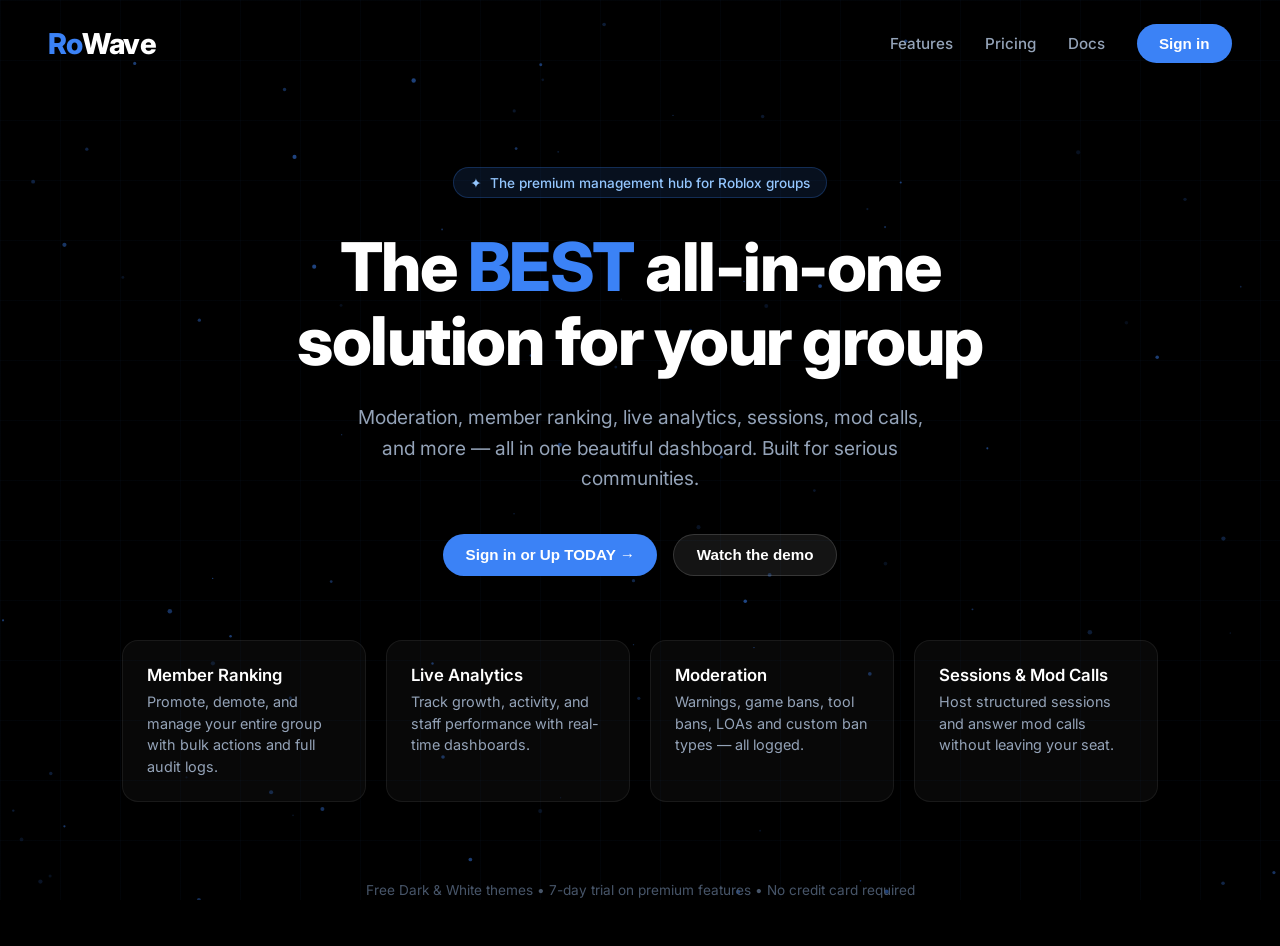
<file: index.html>
<!DOCTYPE html>
<html lang="en">
<head>
  <meta charset="UTF-8" />
  <meta name="viewport" content="width=device-width, initial-scale=1.0" />
  <title>RoWave — Premium Roblox Group Management</title>
  <style>
    @import url('https://fonts.googleapis.com/css2?family=Inter:wght@400;500;600;700;800&display=swap');

    * { margin: 0; padding: 0; box-sizing: border-box; }

    body {
      font-family: 'Inter', system-ui, sans-serif;
      background: #000;
      color: #fff;
      min-height: 100vh;
      overflow-x: hidden;
      position: relative;
    }

    #canvas {
      position: fixed;
      top: 0; left: 0;
      width: 100%; height: 100%;
      z-index: 0;
      pointer-events: none;
    }

    .grid-bg {
      position: fixed;
      inset: 0;
      background-image: 
        linear-gradient(rgba(59, 130, 246, 0.03) 1px, transparent 1px),
        linear-gradient(90deg, rgba(59, 130, 246, 0.03) 1px, transparent 1px);
      background-size: 60px 60px;
      z-index: 0;
      pointer-events: none;
    }

    nav {
      position: relative;
      z-index: 10;
      display: flex;
      justify-content: space-between;
      align-items: center;
      padding: 1.5rem 3rem;
      max-width: 1400px;
      margin: 0 auto;
    }

    .logo {
      font-size: 1.8rem;
      font-weight: 800;
      letter-spacing: -0.5px;
      display: flex;
      align-items: center;
      text-decoration: none;
      color: inherit;
    }
    .logo .ro { color: #3B82F6; }
    .logo .wave { color: #fff; }

    .nav-links {
      display: flex;
      gap: 2rem;
      align-items: center;
    }
    .nav-links a {
      color: #94a3b8;
      text-decoration: none;
      font-weight: 500;
      font-size: 0.95rem;
      transition: color 0.2s;
    }
    .nav-links a:hover { color: #fff; }

    .btn {
      display: inline-flex;
      align-items: center;
      gap: 0.5rem;
      padding: 0.7rem 1.4rem;
      border-radius: 9999px;
      font-weight: 600;
      font-size: 0.95rem;
      cursor: pointer;
      border: none;
      transition: all 0.2s;
      text-decoration: none;
    }
    .btn-primary {
      background: #3B82F6;
      color: white;
    }
    .btn-primary:hover {
      background: #2563EB;
      transform: translateY(-1px);
    }
    .btn-secondary {
      background: rgba(255,255,255,0.08);
      color: white;
      border: 1px solid rgba(255,255,255,0.15);
    }
    .btn-secondary:hover {
      background: rgba(255,255,255,0.12);
    }
    .btn-ghost {
      background: rgba(255,255,255,0.06);
      color: white;
      border: 1px solid rgba(255,255,255,0.1);
    }

    .hero {
      position: relative;
      z-index: 5;
      max-width: 1100px;
      margin: 0 auto;
      padding: 5rem 2rem 3rem;
      text-align: center;
    }

    .hero-badge {
      display: inline-flex;
      align-items: center;
      gap: 0.5rem;
      background: rgba(59, 130, 246, 0.12);
      border: 1px solid rgba(59, 130, 246, 0.25);
      color: #93c5fd;
      padding: 0.4rem 1rem;
      border-radius: 9999px;
      font-size: 0.85rem;
      font-weight: 500;
      margin-bottom: 2rem;
    }

    .hero h1 {
      font-size: clamp(2.8rem, 7vw, 4.2rem);
      font-weight: 800;
      line-height: 1.1;
      margin-bottom: 1.5rem;
      letter-spacing: -1.5px;
    }
    .hero h1 .blue { color: #3B82F6; }

    .hero p {
      font-size: 1.2rem;
      color: #94a3b8;
      max-width: 580px;
      margin: 0 auto 2.5rem;
      line-height: 1.6;
    }

    .hero-buttons {
      display: flex;
      gap: 1rem;
      justify-content: center;
      flex-wrap: wrap;
    }

    .features {
      position: relative;
      z-index: 5;
      max-width: 1100px;
      margin: 0 auto;
      padding: 1rem 2rem 5rem;
      display: grid;
      grid-template-columns: repeat(auto-fit, minmax(240px, 1fr));
      gap: 1.25rem;
    }

    .feature-card {
      background: rgba(255,255,255,0.03);
      border: 1px solid rgba(255,255,255,0.07);
      border-radius: 1rem;
      padding: 1.5rem;
    }
    .feature-card h3 {
      font-size: 1.05rem;
      font-weight: 600;
      margin-bottom: 0.4rem;
    }
    .feature-card p {
      font-size: 0.9rem;
      color: #94a3b8;
      line-height: 1.5;
    }

    .footer-note {
      text-align: center;
      color: #475569;
      font-size: 0.85rem;
      padding: 0 1rem 3rem;
      position: relative;
      z-index: 5;
    }

    /* Login Modal */
    .modal-overlay {
      position: fixed;
      inset: 0;
      background: rgba(0,0,0,0.75);
      backdrop-filter: blur(8px);
      z-index: 100;
      display: none;
      align-items: center;
      justify-content: center;
      padding: 1rem;
    }
    .modal-overlay.active { display: flex; }

    .modal {
      background: #0a0a0a;
      border: 1px solid rgba(255,255,255,0.1);
      border-radius: 1.25rem;
      width: 100%;
      max-width: 440px;
      padding: 2.5rem;
      position: relative;
    }

    .modal h2 {
      font-size: 1.55rem;
      font-weight: 700;
      margin-bottom: 0.4rem;
    }
    .modal .subtitle {
      color: #94a3b8;
      margin-bottom: 1.75rem;
      font-size: 0.95rem;
    }

    .form-group { margin-bottom: 1.2rem; }
    .form-group label {
      display: block;
      font-size: 0.85rem;
      font-weight: 500;
      color: #cbd5e1;
      margin-bottom: 0.4rem;
    }
    .form-group input {
      width: 100%;
      padding: 0.85rem 1rem;
      background: #111;
      border: 1px solid rgba(255,255,255,0.12);
      border-radius: 0.75rem;
      color: white;
      font-size: 1rem;
      outline: none;
    }
    .form-group input:focus { border-color: #3B82F6; }

    .code-box {
      background: #111;
      border: 1px dashed rgba(59, 130, 246, 0.4);
      border-radius: 0.75rem;
      padding: 1rem;
      text-align: center;
      font-family: monospace;
      font-size: 1.05rem;
      color: #60a5fa;
      margin: 1rem 0;
      word-break: break-all;
    }

    .status {
      margin-top: 1rem;
      padding: 0.75rem;
      border-radius: 0.5rem;
      font-size: 0.9rem;
      text-align: center;
      display: none;
    }
    .status.success {
      background: rgba(34, 197, 94, 0.15);
      color: #4ade80;
      border: 1px solid rgba(34, 197, 94, 0.3);
      display: block;
    }
    .status.error {
      background: rgba(239, 68, 68, 0.15);
      color: #f87171;
      border: 1px solid rgba(239, 68, 68, 0.3);
      display: block;
    }

    .step { display: none; }
    .step.active { display: block; }

    .theme-grid {
      display: grid;
      grid-template-columns: 1fr 1fr;
      gap: 0.75rem;
      margin: 1.25rem 0;
    }
    .theme-card {
      background: #111;
      border: 1px solid rgba(255,255,255,0.1);
      border-radius: 0.85rem;
      padding: 1rem;
      cursor: pointer;
      text-align: center;
      transition: all 0.2s;
    }
    .theme-card:hover { border-color: #3B82F6; }
    .theme-card.selected {
      border-color: #3B82F6;
      background: rgba(59, 130, 246, 0.1);
    }
    .theme-card.locked { opacity: 0.55; }
    .theme-card .lock {
      font-size: 0.75rem;
      color: #f59e0b;
      margin-top: 0.3rem;
    }

    .close-btn {
      position: absolute;
      top: 1rem;
      right: 1rem;
      background: none;
      border: none;
      color: #64748b;
      font-size: 1.5rem;
      cursor: pointer;
      line-height: 1;
    }
    .close-btn:hover { color: white; }

    /* Custom Modal */
    .custom-modal-overlay {
      position: fixed;
      inset: 0;
      background: rgba(0,0,0,0.7);
      backdrop-filter: blur(6px);
      z-index: 9999;
      display: none;
      align-items: center;
      justify-content: center;
      padding: 1rem;
    }
    .custom-modal-overlay.show { display: flex; }

    .custom-modal {
      background: #0f0f0f;
      border: 1px solid rgba(255,255,255,0.1);
      border-radius: 1rem;
      padding: 1.75rem;
      max-width: 400px;
      width: 100%;
      text-align: center;
    }
    .custom-modal h3 {
      font-size: 1.2rem;
      margin-bottom: 0.5rem;
    }
    .custom-modal p {
      color: #94a3b8;
      font-size: 0.95rem;
      margin-bottom: 1.5rem;
      line-height: 1.5;
    }
    .custom-modal-buttons {
      display: flex;
      gap: 0.75rem;
      justify-content: center;
    }
  </style>
</head>
<body>
  <canvas id="canvas"></canvas>
  <div class="grid-bg"></div>

  <!-- Navbar -->
  <nav>
    <a href="index.html" class="logo">
      <span class="ro">Ro</span><span class="wave">Wave</span>
    </a>
    <div class="nav-links">
      <a href="#features">Features</a>
      <a href="#">Pricing</a>
      <a href="#">Docs</a>
      <button class="btn btn-primary" onclick="openModal()">Sign in</button>
    </div>
  </nav>

  <!-- Hero -->
  <section class="hero">
    <div class="hero-badge">
      <span>✦</span> The premium management hub for Roblox groups
    </div>

    <h1>
      The <span class="blue">BEST</span> all-in-one<br>
      solution for your group
    </h1>

    <p>
      Moderation, member ranking, live analytics, sessions, mod calls, and more — 
      all in one beautiful dashboard. Built for serious communities.
    </p>

    <div class="hero-buttons">
      <button class="btn btn-primary" onclick="openModal()">
        Sign in or Up TODAY →
      </button>
      <button class="btn btn-secondary">Watch the demo</button>
    </div>
  </section>

  <!-- Features -->
  <section class="features" id="features">
    <div class="feature-card">
      <h3>Member Ranking</h3>
      <p>Promote, demote, and manage your entire group with bulk actions and full audit logs.</p>
    </div>
    <div class="feature-card">
      <h3>Live Analytics</h3>
      <p>Track growth, activity, and staff performance with real-time dashboards.</p>
    </div>
    <div class="feature-card">
      <h3>Moderation</h3>
      <p>Warnings, game bans, tool bans, LOAs and custom ban types — all logged.</p>
    </div>
    <div class="feature-card">
      <h3>Sessions & Mod Calls</h3>
      <p>Host structured sessions and answer mod calls without leaving your seat.</p>
    </div>
  </section>

  <div class="footer-note">
    Free Dark & White themes • 7-day trial on premium features • No credit card required
  </div>

  <!-- Login Modal -->
  <div class="modal-overlay" id="modal">
    <div class="modal">
      <button class="close-btn" onclick="closeModal()">×</button>

      <!-- Step 1 -->
      <div class="step active" id="step1">
        <h2>Welcome to RoWave</h2>
        <p class="subtitle">Sign in with Discord to get started</p>
        <button class="btn btn-primary" style="width:100%; justify-content:center; padding:1rem;" onclick="goToStep(2)">
          Continue with Discord
        </button>
      </div>

      <!-- Step 2 -->
      <div class="step" id="step2">
        <h2>Verify your Roblox</h2>
        <p class="subtitle">We use the description method to securely link your account</p>

        <div class="form-group">
          <label>Roblox Username</label>
          <input type="text" id="robloxUser" placeholder="Enter your username" />
        </div>

        <button class="btn btn-primary" style="width:100%; margin-bottom:1rem;" onclick="generateCode()">
          Generate Verification Code
        </button>

        <div id="codeSection" style="display:none;">
          <p style="font-size:0.9rem; color:#94a3b8; margin-bottom:0.5rem;">
            Go to your Roblox profile → About → Edit and paste this exact text:
          </p>
          <div class="code-box" id="verifyCode"></div>
          <button class="btn btn-primary" style="width:100%;" onclick="checkVerification()">
            Check Verification
          </button>
          <div class="status" id="statusMsg"></div>
        </div>
      </div>

      <!-- Step 3 -->
      <div class="step" id="step3">
        <h2>Almost there!</h2>
        <p class="subtitle">Quick questions so we can personalize RoWave for you</p>

        <div class="form-group">
          <label>Where did you hear about us?</label>
          <input type="text" id="heardFrom" placeholder="Discord, friend, YouTube..." />
        </div>

        <label style="display:block; font-size:0.85rem; font-weight:500; color:#cbd5e1; margin-bottom:0.75rem;">
          Choose your theme
        </label>

        <div class="theme-grid">
          <div class="theme-card selected" onclick="selectTheme(this)">
            <div style="font-weight:600;">Dark Mode</div>
            <div style="font-size:0.8rem; color:#94a3b8;">Free</div>
          </div>
          <div class="theme-card" onclick="selectTheme(this)">
            <div style="font-weight:600;">White Mode</div>
            <div style="font-size:0.8rem; color:#94a3b8;">Free</div>
          </div>
          <div class="theme-card locked" onclick="showModal('Wave Mode Locked', 'This theme requires the Wave gamepass or a 7-day trial.')">
            <div style="font-weight:600;">Wave Mode</div>
            <div class="lock">🔒 Gamepass</div>
          </div>
          <div class="theme-card locked" onclick="showModal('Glass Mode Locked', 'This theme requires the Glass gamepass or a 7-day trial.')">
            <div style="font-weight:600;">Glass Mode</div>
            <div class="lock">🔒 Gamepass</div>
          </div>
        </div>

        <button class="btn btn-primary" style="width:100%; margin-top:0.5rem;" onclick="finishOnboarding()">
          Continue →
        </button>
        <button class="btn btn-secondary" style="width:100%; margin-top:0.75rem;" onclick="finishOnboarding()">
          Skip (use Dark Mode)
        </button>
      </div>
    </div>
  </div>

  <!-- Custom Modal -->
  <div class="custom-modal-overlay" id="customModal">
    <div class="custom-modal">
      <h3 id="modalTitle">Title</h3>
      <p id="modalMessage">Message</p>
      <div class="custom-modal-buttons">
        <button class="btn btn-primary" id="modalOk">OK</button>
      </div>
    </div>
  </div>

  <script>
    // Animated dots
    const canvas = document.getElementById('canvas');
    const ctx = canvas.getContext('2d');
    let dots = [];

    function resize() {
      canvas.width = window.innerWidth;
      canvas.height = window.innerHeight;
    }
    window.addEventListener('resize', resize);
    resize();

    class Dot {
      constructor() {
        this.x = Math.random() * canvas.width;
        this.y = Math.random() * canvas.height;
        this.size = Math.random() * 1.8 + 0.5;
        this.speedX = (Math.random() - 0.5) * 0.35;
        this.speedY = (Math.random() - 0.5) * 0.35;
        this.opacity = Math.random() * 0.45 + 0.1;
      }
      update() {
        this.x += this.speedX;
        this.y += this.speedY;
        if (this.x < 0 || this.x > canvas.width) this.speedX *= -1;
        if (this.y < 0 || this.y > canvas.height) this.speedY *= -1;
      }
      draw() {
        ctx.beginPath();
        ctx.arc(this.x, this.y, this.size, 0, Math.PI * 2);
        ctx.fillStyle = `rgba(59, 130, 246, ${this.opacity})`;
        ctx.fill();
      }
    }

    function initDots() {
      dots = [];
      const count = Math.floor((canvas.width * canvas.height) / 13000);
      for (let i = 0; i < count; i++) dots.push(new Dot());
    }
    initDots();
    window.addEventListener('resize', initDots);

    function animate() {
      ctx.clearRect(0, 0, canvas.width, canvas.height);
      dots.forEach(dot => {
        dot.update();
        dot.draw();
      });
      requestAnimationFrame(animate);
    }
    animate();

    // Custom Modal
    function showModal(title, message) {
      return new Promise((resolve) => {
        const overlay = document.getElementById('customModal');
        document.getElementById('modalTitle').textContent = title;
        document.getElementById('modalMessage').textContent = message;
        overlay.classList.add('show');

        document.getElementById('modalOk').onclick = () => {
          overlay.classList.remove('show');
          resolve(true);
        };
      });
    }

    // Login Modal
    function openModal() {
      document.getElementById('modal').classList.add('active');
      goToStep(1);
    }
    function closeModal() {
      document.getElementById('modal').classList.remove('active');
    }
    function goToStep(n) {
      document.querySelectorAll('.step').forEach(s => s.classList.remove('active'));
      document.getElementById('step' + n).classList.add('active');
    }

    let currentCode = '';

    function generateCode() {
      const user = document.getElementById('robloxUser').value.trim();
      if (!user) {
        showModal('Missing Username', 'Please enter your Roblox username first.');
        return;
      }
      currentCode = 'RoWave-' + Math.random().toString(36).substring(2, 10).toUpperCase();
      document.getElementById('verifyCode').textContent = currentCode;
      document.getElementById('codeSection').style.display = 'block';
      document.getElementById('statusMsg').className = 'status';
      document.getElementById('statusMsg').style.display = 'none';
    }

    function checkVerification() {
      const status = document.getElementById('statusMsg');
      const success = Math.random() > 0.3;

      if (success) {
        status.textContent = '✓ Verification successful! Account linked.';
        status.className = 'status success';
        setTimeout(() => goToStep(3), 1100);
      } else {
        status.textContent = 'Error: Description does not match. Please make sure you saved the exact code.';
        status.className = 'status error';
      }
    }

    function selectTheme(el) {
      document.querySelectorAll('.theme-card').forEach(c => c.classList.remove('selected'));
      el.classList.add('selected');
    }

    function finishOnboarding() {
      // Go to Create Organization first
      window.location.href = 'create-org.html';
    }

    document.getElementById('modal').addEventListener('click', function(e) {
      if (e.target === this) closeModal();
    });
  </script>
</body>
</html>
</file>
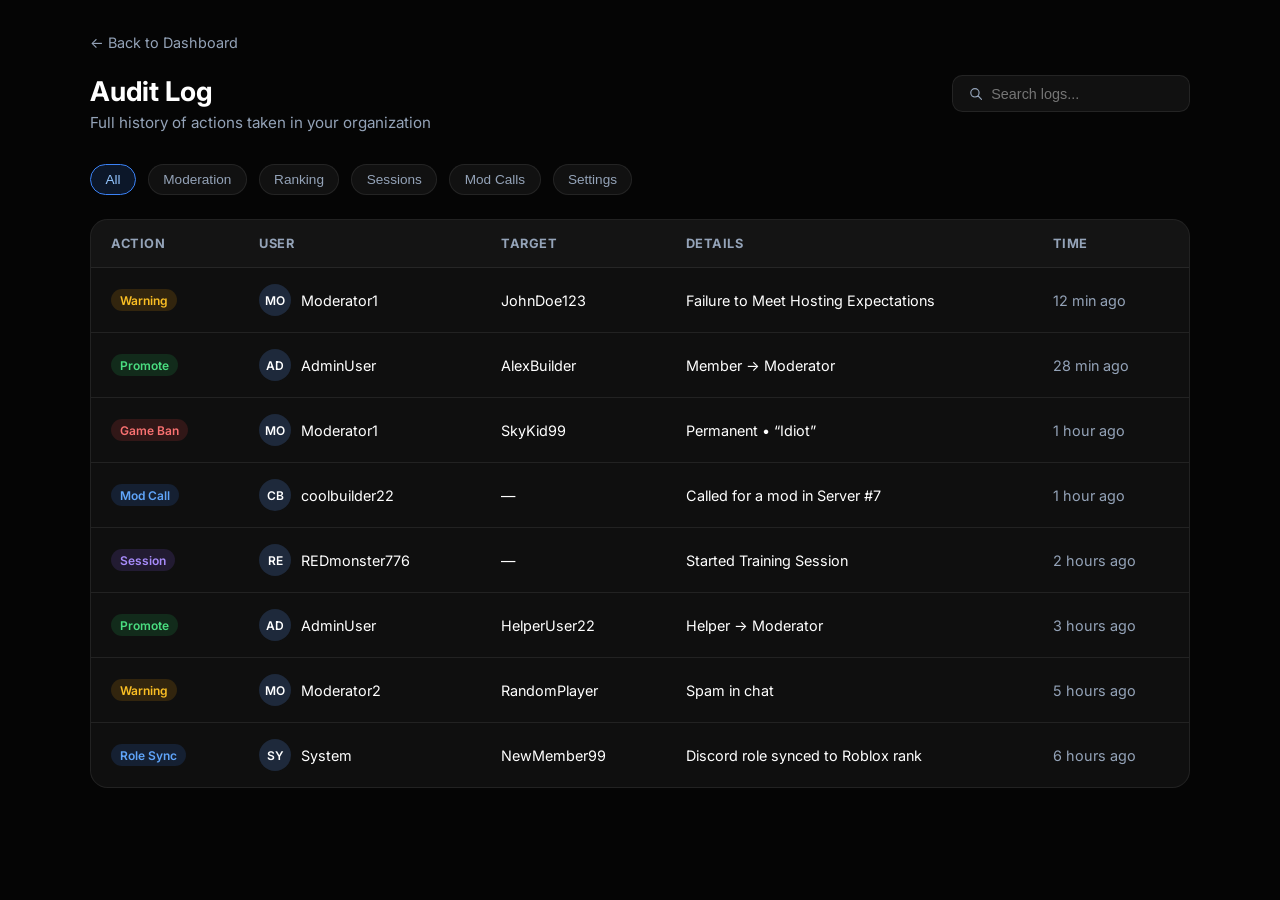
<file: audit-log.html>
<!DOCTYPE html>
<html lang="en">
<head>
  <meta charset="UTF-8" />
  <meta name="viewport" content="width=device-width, initial-scale=1.0" />
  <title>RoWave — Audit Log</title>
  <style>
    @import url('https://fonts.googleapis.com/css2?family=Inter:wght@400;500;600;700;800&display=swap');

    :root {
      --bg: #050505;
      --card: #0f0f0f;
      --border: rgba(255,255,255,0.08);
      --text: #fff;
      --muted: #94a3b8;
      --primary: #3B82F6;
      --success: #22c55e;
      --warning: #f59e0b;
      --danger: #ef4444;
    }

    * { margin: 0; padding: 0; box-sizing: border-box; }

    body {
      font-family: 'Inter', system-ui, sans-serif;
      background: var(--bg);
      color: var(--text);
      min-height: 100vh;
      padding: 2rem;
    }

    .container {
      max-width: 1100px;
      margin: 0 auto;
    }

    .back {
      display: inline-flex;
      align-items: center;
      gap: 0.4rem;
      color: var(--muted);
      font-size: 0.9rem;
      margin-bottom: 1.5rem;
      text-decoration: none;
    }
    .back:hover { color: white; }

    .header {
      display: flex;
      justify-content: space-between;
      align-items: flex-start;
      margin-bottom: 2rem;
      flex-wrap: wrap;
      gap: 1rem;
    }

    h1 {
      font-size: 1.7rem;
      font-weight: 700;
      margin-bottom: 0.3rem;
    }

    .subtitle {
      color: var(--muted);
      font-size: 0.95rem;
    }

    .filters {
      display: flex;
      gap: 0.75rem;
      flex-wrap: wrap;
      margin-bottom: 1.5rem;
    }

    .filter-btn {
      padding: 0.45rem 0.9rem;
      border-radius: 9999px;
      font-size: 0.85rem;
      font-weight: 500;
      background: rgba(255,255,255,0.05);
      border: 1px solid var(--border);
      color: var(--muted);
      cursor: pointer;
      transition: all 0.15s;
    }

    .filter-btn:hover,
    .filter-btn.active {
      background: rgba(59, 130, 246, 0.15);
      border-color: var(--primary);
      color: #93c5fd;
    }

    .card {
      background: var(--card);
      border: 1px solid var(--border);
      border-radius: 1.1rem;
      overflow: hidden;
    }

    .log-table {
      width: 100%;
      border-collapse: collapse;
    }

    .log-table th {
      text-align: left;
      padding: 1rem 1.25rem;
      font-size: 0.8rem;
      text-transform: uppercase;
      letter-spacing: 0.04em;
      color: var(--muted);
      background: rgba(255,255,255,0.02);
      border-bottom: 1px solid var(--border);
    }

    .log-table td {
      padding: 1rem 1.25rem;
      border-bottom: 1px solid var(--border);
      font-size: 0.9rem;
    }

    .log-table tr:last-child td {
      border-bottom: none;
    }

    .log-table tr:hover td {
      background: rgba(255,255,255,0.02);
    }

    .user {
      display: flex;
      align-items: center;
      gap: 0.6rem;
    }

    .avatar {
      width: 32px;
      height: 32px;
      border-radius: 50%;
      background: #1e293b;
      display: flex;
      align-items: center;
      justify-content: center;
      font-size: 0.75rem;
      font-weight: 600;
      flex-shrink: 0;
    }

    .badge {
      display: inline-flex;
      padding: 0.2rem 0.55rem;
      border-radius: 9999px;
      font-size: 0.75rem;
      font-weight: 600;
    }

    .badge-green { background: rgba(34,197,94,0.15); color: #4ade80; }
    .badge-blue { background: rgba(59,130,246,0.15); color: #60a5fa; }
    .badge-red { background: rgba(239,68,68,0.15); color: #f87171; }
    .badge-yellow { background: rgba(245,158,11,0.15); color: #fbbf24; }
    .badge-purple { background: rgba(139,92,246,0.15); color: #a78bfa; }

    .time {
      color: var(--muted);
      font-size: 0.85rem;
      white-space: nowrap;
    }

    .search-box {
      display: flex;
      align-items: center;
      background: #111;
      border: 1px solid var(--border);
      border-radius: 0.65rem;
      padding: 0.6rem 1rem;
      max-width: 280px;
    }

    .search-box input {
      background: transparent;
      border: none;
      color: white;
      font-size: 0.9rem;
      outline: none;
      width: 100%;
      margin-left: 0.5rem;
    }
  </style>
</head>
<body>
  <div class="container">
    <a href="dashboard.html" class="back">← Back to Dashboard</a>

    <div class="header">
      <div>
        <h1>Audit Log</h1>
        <p class="subtitle">Full history of actions taken in your organization</p>
      </div>
      <div class="search-box">
        <svg width="16" height="16" fill="none" stroke="#94a3b8" viewBox="0 0 24 24"><path stroke-linecap="round" stroke-linejoin="round" stroke-width="2" d="M21 21l-6-6m2-5a7 7 0 11-14 0 7 7 0 0114 0z"/></svg>
        <input type="text" placeholder="Search logs..." />
      </div>
    </div>

    <div class="filters">
      <button class="filter-btn active">All</button>
      <button class="filter-btn">Moderation</button>
      <button class="filter-btn">Ranking</button>
      <button class="filter-btn">Sessions</button>
      <button class="filter-btn">Mod Calls</button>
      <button class="filter-btn">Settings</button>
    </div>

    <div class="card">
      <table class="log-table">
        <thead>
          <tr>
            <th>Action</th>
            <th>User</th>
            <th>Target</th>
            <th>Details</th>
            <th>Time</th>
          </tr>
        </thead>
        <tbody>
          <tr>
            <td><span class="badge badge-yellow">Warning</span></td>
            <td>
              <div class="user">
                <div class="avatar">MO</div>
                <span>Moderator1</span>
              </div>
            </td>
            <td>JohnDoe123</td>
            <td>Failure to Meet Hosting Expectations</td>
            <td class="time">12 min ago</td>
          </tr>
          <tr>
            <td><span class="badge badge-green">Promote</span></td>
            <td>
              <div class="user">
                <div class="avatar">AD</div>
                <span>AdminUser</span>
              </div>
            </td>
            <td>AlexBuilder</td>
            <td>Member → Moderator</td>
            <td class="time">28 min ago</td>
          </tr>
          <tr>
            <td><span class="badge badge-red">Game Ban</span></td>
            <td>
              <div class="user">
                <div class="avatar">MO</div>
                <span>Moderator1</span>
              </div>
            </td>
            <td>SkyKid99</td>
            <td>Permanent • “Idiot”</td>
            <td class="time">1 hour ago</td>
          </tr>
          <tr>
            <td><span class="badge badge-blue">Mod Call</span></td>
            <td>
              <div class="user">
                <div class="avatar">CB</div>
                <span>coolbuilder22</span>
              </div>
            </td>
            <td>—</td>
            <td>Called for a mod in Server #7</td>
            <td class="time">1 hour ago</td>
          </tr>
          <tr>
            <td><span class="badge badge-purple">Session</span></td>
            <td>
              <div class="user">
                <div class="avatar">RE</div>
                <span>REDmonster776</span>
              </div>
            </td>
            <td>—</td>
            <td>Started Training Session</td>
            <td class="time">2 hours ago</td>
          </tr>
          <tr>
            <td><span class="badge badge-green">Promote</span></td>
            <td>
              <div class="user">
                <div class="avatar">AD</div>
                <span>AdminUser</span>
              </div>
            </td>
            <td>HelperUser22</td>
            <td>Helper → Moderator</td>
            <td class="time">3 hours ago</td>
          </tr>
          <tr>
            <td><span class="badge badge-yellow">Warning</span></td>
            <td>
              <div class="user">
                <div class="avatar">MO</div>
                <span>Moderator2</span>
              </div>
            </td>
            <td>RandomPlayer</td>
            <td>Spam in chat</td>
            <td class="time">5 hours ago</td>
          </tr>
          <tr>
            <td><span class="badge badge-blue">Role Sync</span></td>
            <td>
              <div class="user">
                <div class="avatar">SY</div>
                <span>System</span>
              </div>
            </td>
            <td>NewMember99</td>
            <td>Discord role synced to Roblox rank</td>
            <td class="time">6 hours ago</td>
          </tr>
        </tbody>
      </table>
    </div>
  </div>

  <script>
    // Filter buttons
    document.querySelectorAll('.filter-btn').forEach(btn => {
      btn.addEventListener('click', () => {
        document.querySelectorAll('.filter-btn').forEach(b => b.classList.remove('active'));
        btn.classList.add('active');
      });
    });
  </script>
</body>
</html>
</file>
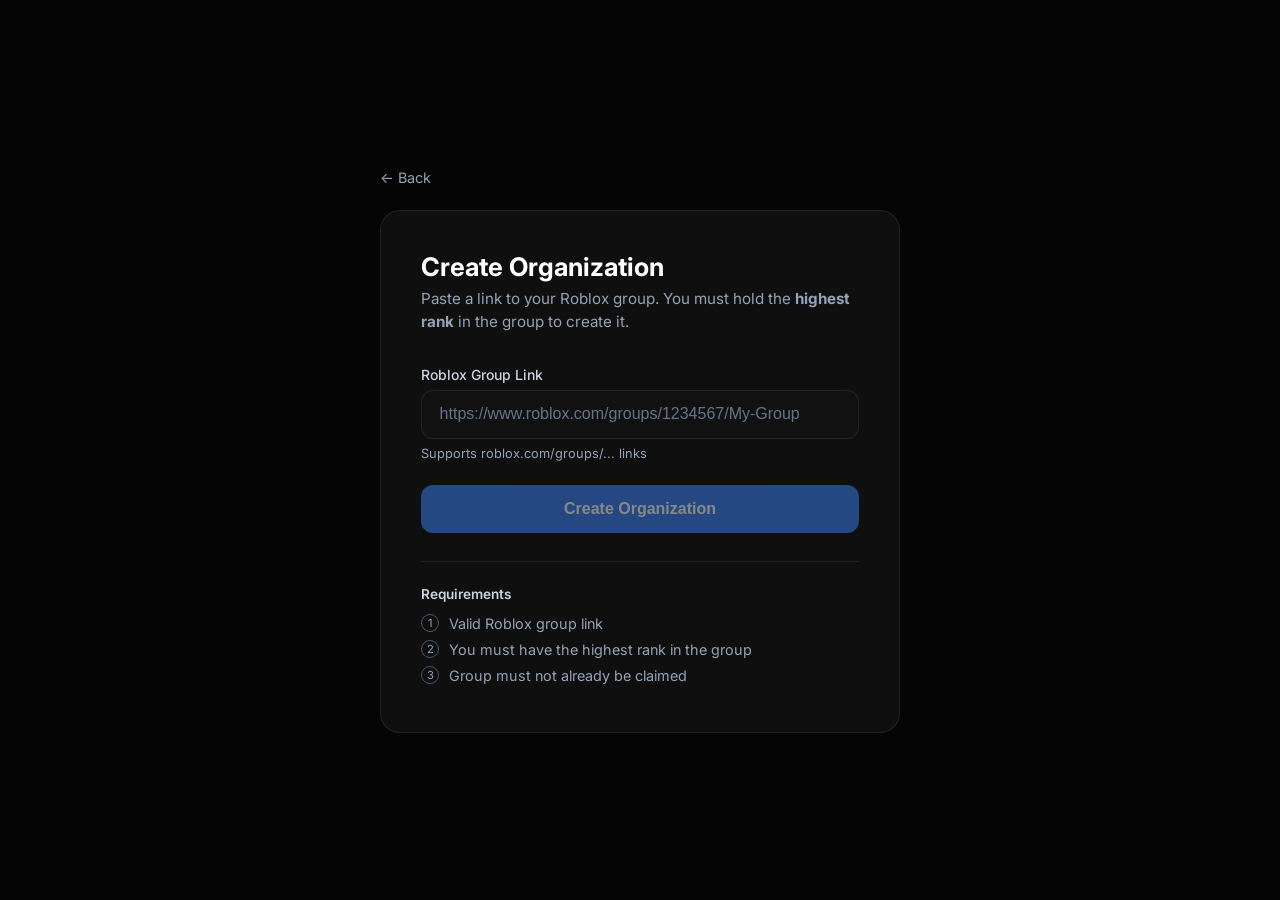
<file: create-org.html>
<!DOCTYPE html>
<html lang="en">
<head>
  <meta charset="UTF-8" />
  <meta name="viewport" content="width=device-width, initial-scale=1.0" />
  <title>RoWave — Create Organization</title>
  <style>
    @import url('https://fonts.googleapis.com/css2?family=Inter:wght@400;500;600;700;800&display=swap');

    :root {
      --bg: #050505;
      --card: #0f0f0f;
      --border: rgba(255,255,255,0.08);
      --text: #fff;
      --muted: #94a3b8;
      --primary: #3B82F6;
      --success: #22c55e;
      --danger: #ef4444;
    }

    * { margin: 0; padding: 0; box-sizing: border-box; }

    body {
      font-family: 'Inter', system-ui, sans-serif;
      background: var(--bg);
      color: var(--text);
      min-height: 100vh;
      display: flex;
      align-items: center;
      justify-content: center;
      padding: 1.5rem;
    }

    .container {
      width: 100%;
      max-width: 520px;
    }

    .back {
      display: inline-flex;
      align-items: center;
      gap: 0.4rem;
      color: var(--muted);
      font-size: 0.9rem;
      margin-bottom: 1.5rem;
      text-decoration: none;
      cursor: pointer;
    }
    .back:hover { color: white; }

    .card {
      background: var(--card);
      border: 1px solid var(--border);
      border-radius: 1.25rem;
      padding: 2.5rem;
    }

    h1 {
      font-size: 1.6rem;
      font-weight: 700;
      margin-bottom: 0.4rem;
    }

    .subtitle {
      color: var(--muted);
      font-size: 0.95rem;
      margin-bottom: 2rem;
      line-height: 1.5;
    }

    .form-group {
      margin-bottom: 1.5rem;
    }

    label {
      display: block;
      font-size: 0.875rem;
      font-weight: 500;
      color: #cbd5e1;
      margin-bottom: 0.45rem;
    }

    input {
      width: 100%;
      padding: 0.9rem 1.1rem;
      background: #111;
      border: 1px solid var(--border);
      border-radius: 0.75rem;
      color: white;
      font-size: 1rem;
      outline: none;
      transition: border 0.2s;
    }
    input:focus { border-color: var(--primary); }
    input::placeholder { color: #64748b; }

    .hint {
      font-size: 0.8rem;
      color: var(--muted);
      margin-top: 0.45rem;
    }

    .btn {
      display: inline-flex;
      align-items: center;
      justify-content: center;
      gap: 0.5rem;
      width: 100%;
      padding: 0.95rem;
      border-radius: 0.75rem;
      font-weight: 600;
      font-size: 1rem;
      cursor: pointer;
      border: none;
      transition: all 0.2s;
    }
    .btn-primary {
      background: var(--primary);
      color: white;
    }
    .btn-primary:hover { background: #2563EB; }
    .btn-primary:disabled {
      opacity: 0.5;
      cursor: not-allowed;
    }
    .btn-ghost {
      background: rgba(255,255,255,0.06);
      color: white;
      border: 1px solid var(--border);
    }

    .group-preview {
      display: none;
      margin-top: 1.5rem;
      padding: 1.25rem;
      background: rgba(255,255,255,0.03);
      border: 1px solid var(--border);
      border-radius: 0.85rem;
    }
    .group-preview.active {
      display: flex;
      gap: 1rem;
      align-items: center;
    }

    .group-icon {
      width: 56px;
      height: 56px;
      border-radius: 0.75rem;
      background: linear-gradient(135deg, #1e3a8a, #3b82f6);
      display: flex;
      align-items: center;
      justify-content: center;
      font-weight: 700;
      font-size: 1.2rem;
      flex-shrink: 0;
    }

    .group-info h3 {
      font-size: 1.05rem;
      font-weight: 600;
      margin-bottom: 0.2rem;
    }
    .group-info p {
      font-size: 0.85rem;
      color: var(--muted);
    }

    .requirements {
      margin-top: 1.75rem;
      padding-top: 1.5rem;
      border-top: 1px solid var(--border);
    }
    .requirements h4 {
      font-size: 0.85rem;
      font-weight: 600;
      margin-bottom: 0.75rem;
      color: #cbd5e1;
    }

    .req-item {
      display: flex;
      align-items: center;
      gap: 0.6rem;
      font-size: 0.9rem;
      color: var(--muted);
      margin-bottom: 0.5rem;
    }
    .req-item .check {
      width: 18px;
      height: 18px;
      border-radius: 50%;
      border: 1.5px solid #475569;
      display: flex;
      align-items: center;
      justify-content: center;
      font-size: 0.7rem;
    }
    .req-item.passed .check {
      background: var(--success);
      border-color: var(--success);
      color: white;
    }

    /* Custom Modal */
    .custom-modal-overlay {
      position: fixed;
      inset: 0;
      background: rgba(0,0,0,0.7);
      backdrop-filter: blur(6px);
      z-index: 9999;
      display: none;
      align-items: center;
      justify-content: center;
      padding: 1rem;
    }
    .custom-modal-overlay.show { display: flex; }

    .custom-modal {
      background: #0f0f0f;
      border: 1px solid rgba(255,255,255,0.1);
      border-radius: 1rem;
      padding: 1.75rem;
      max-width: 400px;
      width: 100%;
      text-align: center;
    }
    .custom-modal h3 {
      font-size: 1.2rem;
      margin-bottom: 0.5rem;
    }
    .custom-modal p {
      color: #94a3b8;
      font-size: 0.95rem;
      margin-bottom: 1.5rem;
      line-height: 1.5;
    }
    .custom-modal-buttons {
      display: flex;
      gap: 0.75rem;
      justify-content: center;
    }
  </style>
</head>
<body>
  <div class="container">
    <a href="index.html" class="back">← Back</a>

    <div class="card">
      <h1>Create Organization</h1>
      <p class="subtitle">
        Paste a link to your Roblox group. You must hold the <strong>highest rank</strong> in the group to create it.
      </p>

      <div class="form-group">
        <label>Roblox Group Link</label>
        <input 
          type="text" 
          id="groupLink" 
          placeholder="https://www.roblox.com/groups/1234567/My-Group"
          oninput="detectGroup()"
        />
        <div class="hint">Supports roblox.com/groups/... links</div>
      </div>

      <div class="group-preview" id="groupPreview">
        <div class="group-icon" id="groupIcon">?</div>
        <div class="group-info">
          <h3 id="groupName">Group Name</h3>
          <p id="groupId">ID: —</p>
        </div>
      </div>

      <button class="btn btn-primary" id="createBtn" onclick="createOrganization()" disabled>
        Create Organization
      </button>

      <div class="requirements">
        <h4>Requirements</h4>
        <div class="req-item" id="req1">
          <div class="check">1</div>
          <span>Valid Roblox group link</span>
        </div>
        <div class="req-item" id="req2">
          <div class="check">2</div>
          <span>You must have the highest rank in the group</span>
        </div>
        <div class="req-item" id="req3">
          <div class="check">3</div>
          <span>Group must not already be claimed</span>
        </div>
      </div>
    </div>
  </div>

  <!-- Custom Modal -->
  <div class="custom-modal-overlay" id="customModal">
    <div class="custom-modal">
      <h3 id="modalTitle">Title</h3>
      <p id="modalMessage">Message</p>
      <div class="custom-modal-buttons">
        <button class="btn btn-primary" id="modalOk">OK</button>
      </div>
    </div>
  </div>

  <script>
    let detectedGroupId = null;

    function showModal(title, message) {
      return new Promise((resolve) => {
        const overlay = document.getElementById('customModal');
        document.getElementById('modalTitle').textContent = title;
        document.getElementById('modalMessage').textContent = message;
        overlay.classList.add('show');

        document.getElementById('modalOk').onclick = () => {
          overlay.classList.remove('show');
          resolve(true);
        };
      });
    }

    function detectGroup() {
      const input = document.getElementById('groupLink').value.trim();
      const preview = document.getElementById('groupPreview');
      const createBtn = document.getElementById('createBtn');

      document.getElementById('req1').classList.remove('passed');
      document.getElementById('req2').classList.remove('passed');
      document.getElementById('req3').classList.remove('passed');

      const match = input.match(/groups\/(\d+)/i);

      if (match && match[1]) {
        detectedGroupId = match[1];

        document.getElementById('groupIcon').textContent = detectedGroupId.slice(-2);
        document.getElementById('groupName').textContent = "Group " + detectedGroupId;
        document.getElementById('groupId').textContent = "ID: " + detectedGroupId;

        preview.classList.add('active');
        createBtn.disabled = false;
        document.getElementById('req1').classList.add('passed');
      } else {
        detectedGroupId = null;
        preview.classList.remove('active');
        createBtn.disabled = true;
      }
    }

    function createOrganization() {
      if (!detectedGroupId) return;

      const createBtn = document.getElementById('createBtn');
      createBtn.disabled = true;
      createBtn.textContent = "Checking...";

      // Mock check
      setTimeout(() => {
        const success = Math.random() > 0.3;

        if (success) {
          document.getElementById('req2').classList.add('passed');
          document.getElementById('req3').classList.add('passed');

          showModal("Organization Created", "Your organization was created successfully. You will now be taken to the dashboard.").then(() => {
            window.location.href = 'dashboard.html';
          });
        } else {
          createBtn.disabled = false;
          createBtn.textContent = "Create Organization";
          showModal("Highest Rank Required", "You must hold the highest rank in this group to create an organization on RoWave.");
        }
      }, 1400);
    }
  </script>
</body>
</html>
</file>
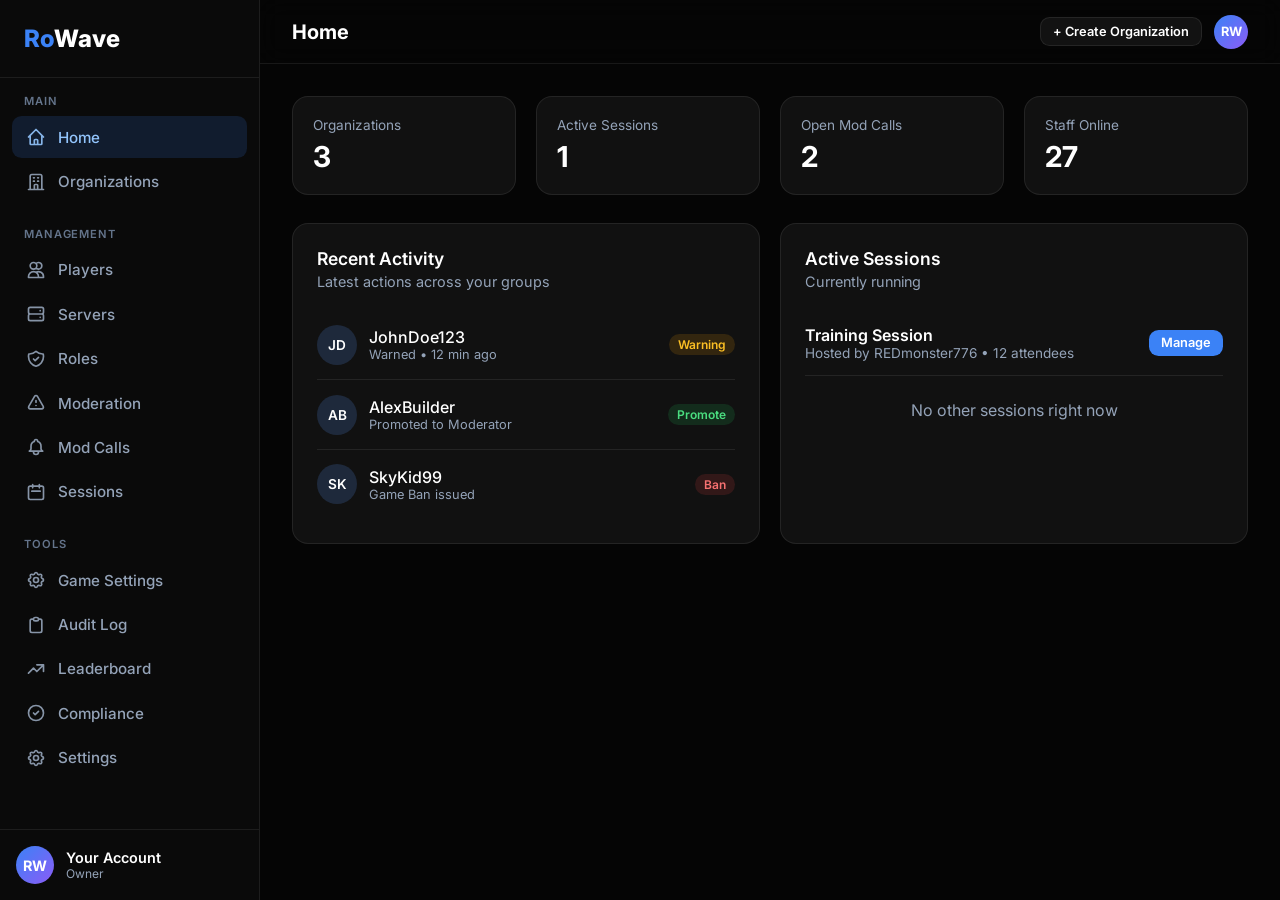
<file: dashboard.html>
<!DOCTYPE html>
<html lang="en">
<head>
  <meta charset="UTF-8" />
  <meta name="viewport" content="width=device-width, initial-scale=1.0" />
  <title>RoWave Dashboard</title>
  <style>
    @import url('https://fonts.googleapis.com/css2?family=Inter:wght@400;500;600;700;800&display=swap');

    :root {
      --bg: #050505;
      --sidebar: #0a0a0a;
      --card: #111111;
      --border: rgba(255,255,255,0.08);
      --text: #ffffff;
      --muted: #94a3b8;
      --primary: #3B82F6;
      --primary-hover: #2563EB;
      --success: #22c55e;
      --warning: #f59e0b;
      --danger: #ef4444;
    }

    * { margin: 0; padding: 0; box-sizing: border-box; }

    body {
      font-family: 'Inter', system-ui, sans-serif;
      background: var(--bg);
      color: var(--text);
      min-height: 100vh;
      display: flex;
    }

    .sidebar {
      width: 260px;
      background: var(--sidebar);
      border-right: 1px solid var(--border);
      display: flex;
      flex-direction: column;
      position: fixed;
      height: 100vh;
      z-index: 50;
    }

    .sidebar-header {
      padding: 1.5rem;
      border-bottom: 1px solid var(--border);
      display: flex;
      align-items: center;
      gap: 0.6rem;
    }

    .logo {
      font-size: 1.5rem;
      font-weight: 800;
    }
    .logo .ro { color: var(--primary); }
    .logo .wave { color: white; }

    .nav {
      flex: 1;
      padding: 1rem 0.75rem;
      overflow-y: auto;
    }

    .nav-section {
      margin-bottom: 1.5rem;
    }

    .nav-title {
      font-size: 0.7rem;
      text-transform: uppercase;
      letter-spacing: 0.08em;
      color: #64748b;
      padding: 0 0.75rem 0.5rem;
      font-weight: 600;
    }

    .nav-item {
      display: flex;
      align-items: center;
      gap: 0.75rem;
      padding: 0.7rem 0.85rem;
      border-radius: 0.6rem;
      color: var(--muted);
      cursor: pointer;
      font-weight: 500;
      font-size: 0.95rem;
      transition: all 0.15s;
      margin-bottom: 2px;
      text-decoration: none;
    }

    .nav-item:hover {
      background: rgba(255,255,255,0.05);
      color: white;
    }

    .nav-item.active {
      background: rgba(59, 130, 246, 0.15);
      color: #93c5fd;
    }

    .nav-item svg {
      width: 20px;
      height: 20px;
      opacity: 0.9;
      flex-shrink: 0;
    }

    .user-box {
      padding: 1rem;
      border-top: 1px solid var(--border);
      display: flex;
      align-items: center;
      gap: 0.75rem;
    }

    .avatar {
      width: 38px;
      height: 38px;
      border-radius: 50%;
      background: linear-gradient(135deg, #3B82F6, #8b5cf6);
      display: flex;
      align-items: center;
      justify-content: center;
      font-weight: 700;
      font-size: 0.9rem;
    }

    .main {
      margin-left: 260px;
      flex: 1;
      min-height: 100vh;
    }

    .topbar {
      height: 64px;
      border-bottom: 1px solid var(--border);
      display: flex;
      align-items: center;
      justify-content: space-between;
      padding: 0 2rem;
      background: rgba(5,5,5,0.8);
      backdrop-filter: blur(12px);
      position: sticky;
      top: 0;
      z-index: 40;
    }

    .page-title {
      font-size: 1.25rem;
      font-weight: 700;
    }

    .content {
      padding: 2rem;
    }

    .card {
      background: var(--card);
      border: 1px solid var(--border);
      border-radius: 1rem;
      padding: 1.5rem;
    }

    .card-title {
      font-size: 1.1rem;
      font-weight: 600;
      margin-bottom: 0.25rem;
    }

    .card-sub {
      color: var(--muted);
      font-size: 0.9rem;
      margin-bottom: 1.25rem;
    }

    .grid-2 { display: grid; grid-template-columns: 1fr 1fr; gap: 1.25rem; }
    .grid-3 { display: grid; grid-template-columns: repeat(3, 1fr); gap: 1.25rem; }
    .grid-4 { display: grid; grid-template-columns: repeat(4, 1fr); gap: 1.25rem; }

    @media (max-width: 1100px) {
      .grid-4 { grid-template-columns: repeat(2, 1fr); }
      .grid-3 { grid-template-columns: 1fr 1fr; }
    }

    .stat-card {
      background: var(--card);
      border: 1px solid var(--border);
      border-radius: 1rem;
      padding: 1.25rem;
    }

    .stat-label {
      font-size: 0.85rem;
      color: var(--muted);
      margin-bottom: 0.4rem;
    }

    .stat-value {
      font-size: 1.8rem;
      font-weight: 700;
    }

    .btn {
      display: inline-flex;
      align-items: center;
      gap: 0.4rem;
      padding: 0.55rem 1.1rem;
      border-radius: 0.6rem;
      font-weight: 600;
      font-size: 0.9rem;
      cursor: pointer;
      border: none;
      transition: all 0.15s;
      text-decoration: none;
      color: inherit;
    }

    .btn-primary {
      background: var(--primary);
      color: white;
    }
    .btn-primary:hover { background: var(--primary-hover); }

    .btn-ghost {
      background: rgba(255,255,255,0.06);
      color: white;
      border: 1px solid var(--border);
    }
    .btn-ghost:hover { background: rgba(255,255,255,0.1); }

    .btn-sm {
      padding: 0.35rem 0.75rem;
      font-size: 0.8rem;
    }

    .list-item {
      display: flex;
      align-items: center;
      justify-content: space-between;
      padding: 0.9rem 0;
      border-bottom: 1px solid var(--border);
    }
    .list-item:last-child { border-bottom: none; }

    .player {
      display: flex;
      align-items: center;
      gap: 0.75rem;
    }

    .player-avatar {
      width: 40px;
      height: 40px;
      border-radius: 50%;
      background: #1e293b;
      display: flex;
      align-items: center;
      justify-content: center;
      font-weight: 600;
      font-size: 0.85rem;
    }

    .badge {
      display: inline-flex;
      padding: 0.2rem 0.55rem;
      border-radius: 9999px;
      font-size: 0.75rem;
      font-weight: 600;
    }

    .badge-green { background: rgba(34,197,94,0.15); color: #4ade80; }
    .badge-blue { background: rgba(59,130,246,0.15); color: #60a5fa; }
    .badge-red { background: rgba(239,68,68,0.15); color: #f87171; }
    .badge-yellow { background: rgba(245,158,11,0.15); color: #fbbf24; }

    .view { display: none; }
    .view.active { display: block; }

    .org-card {
      background: var(--card);
      border: 1px solid var(--border);
      border-radius: 1rem;
      padding: 1.25rem;
      cursor: pointer;
      transition: all 0.2s;
      text-decoration: none;
      color: inherit;
      display: block;
    }
    .org-card:hover {
      border-color: var(--primary);
      transform: translateY(-2px);
    }

    .org-icon {
      width: 56px;
      height: 56px;
      border-radius: 0.75rem;
      background: #1e293b;
      margin-bottom: 1rem;
      display: flex;
      align-items: center;
      justify-content: center;
      font-weight: 700;
      font-size: 1.2rem;
    }

    .empty {
      text-align: center;
      padding: 3rem 1rem;
      color: var(--muted);
    }
  </style>
</head>
<body>
  <!-- Sidebar -->
  <aside class="sidebar">
    <div class="sidebar-header">
      <div class="logo">
        <span class="ro">Ro</span><span class="wave">Wave</span>
      </div>
    </div>

    <nav class="nav">
      <div class="nav-section">
        <div class="nav-title">Main</div>
        <div class="nav-item active" data-view="home">
          <svg fill="none" stroke="currentColor" viewBox="0 0 24 24"><path stroke-linecap="round" stroke-linejoin="round" stroke-width="2" d="M3 12l2-2m0 0l7-7 7 7M5 10v10a1 1 0 001 1h3m10-11l2 2m-2-2v10a1 1 0 01-1 1h-3m-6 0a1 1 0 001-1v-4a1 1 0 011-1h2a1 1 0 011 1v4a1 1 0 001 1m-6 0h6"/></svg>
          Home
        </div>
        <div class="nav-item" data-view="organizations">
          <svg fill="none" stroke="currentColor" viewBox="0 0 24 24"><path stroke-linecap="round" stroke-linejoin="round" stroke-width="2" d="M19 21V5a2 2 0 00-2-2H7a2 2 0 00-2 2v16m14 0h2m-2 0h-5m-9 0H3m2 0h5M9 7h1m-1 4h1m4-4h1m-1 4h1m-5 10v-5a1 1 0 011-1h2a1 1 0 011 1v5m-4 0h4"/></svg>
          Organizations
        </div>
      </div>

      <div class="nav-section">
        <div class="nav-title">Management</div>
        <div class="nav-item" data-view="players">
          <svg fill="none" stroke="currentColor" viewBox="0 0 24 24"><path stroke-linecap="round" stroke-linejoin="round" stroke-width="2" d="M12 4.354a4 4 0 110 5.292M15 21H3v-1a6 6 0 0112 0v1zm0 0h6v-1a6 6 0 00-9-5.197M13 7a4 4 0 11-8 0 4 4 0 018 0z"/></svg>
          Players
        </div>
        <div class="nav-item" data-view="servers">
          <svg fill="none" stroke="currentColor" viewBox="0 0 24 24"><path stroke-linecap="round" stroke-linejoin="round" stroke-width="2" d="M5 12h14M5 12a2 2 0 01-2-2V6a2 2 0 012-2h14a2 2 0 012 2v4a2 2 0 01-2 2M5 12a2 2 0 00-2 2v4a2 2 0 002 2h14a2 2 0 002-2v-4a2 2 0 00-2-2m-2-4h.01M17 16h.01"/></svg>
          Servers
        </div>
        <a href="roles.html" class="nav-item">
          <svg fill="none" stroke="currentColor" viewBox="0 0 24 24"><path stroke-linecap="round" stroke-linejoin="round" stroke-width="2" d="M9 12l2 2 4-4m5.618-4.016A11.955 11.955 0 0112 2.944a11.955 11.955 0 01-8.618 3.04A12.02 12.02 0 003 9c0 5.591 3.824 10.29 9 11.622 5.176-1.332 9-6.03 9-11.622 0-1.042-.133-2.052-.382-3.016z"/></svg>
          Roles
        </a>
        <div class="nav-item" data-view="moderation">
          <svg fill="none" stroke="currentColor" viewBox="0 0 24 24"><path stroke-linecap="round" stroke-linejoin="round" stroke-width="2" d="M12 9v2m0 4h.01m-6.938 4h13.856c1.54 0 2.502-1.667 1.732-3L13.732 4c-.77-1.333-2.694-1.333-3.464 0L3.34 16c-.77 1.333.192 3 1.732 3z"/></svg>
          Moderation
        </div>
        <div class="nav-item" data-view="modcalls">
          <svg fill="none" stroke="currentColor" viewBox="0 0 24 24"><path stroke-linecap="round" stroke-linejoin="round" stroke-width="2" d="M15 17h5l-1.405-1.405A2.032 2.032 0 0118 14.158V11a6.002 6.002 0 00-4-5.659V5a2 2 0 10-4 0v.341C7.67 6.165 6 8.388 6 11v3.159c0 .538-.214 1.055-.595 1.436L4 17h5m6 0v1a3 3 0 11-6 0v-1m6 0H9"/></svg>
          Mod Calls
        </div>
        <div class="nav-item" data-view="sessions">
          <svg fill="none" stroke="currentColor" viewBox="0 0 24 24"><path stroke-linecap="round" stroke-linejoin="round" stroke-width="2" d="M8 7V3m8 4V3m-9 8h10M5 21h14a2 2 0 002-2V7a2 2 0 00-2-2H5a2 2 0 00-2 2v12a2 2 0 002 2z"/></svg>
          Sessions
        </div>
      </div>

      <div class="nav-section">
        <div class="nav-title">Tools</div>
        <a href="game-settings.html" class="nav-item">
          <svg fill="none" stroke="currentColor" viewBox="0 0 24 24"><path stroke-linecap="round" stroke-linejoin="round" stroke-width="2" d="M10.325 4.317c.426-1.756 2.924-1.756 3.35 0a1.724 1.724 0 002.573 1.066c1.543-.94 3.31.826 2.37 2.37a1.724 1.724 0 001.065 2.572c1.756.426 1.756 2.924 0 3.35a1.724 1.724 0 00-1.066 2.573c.94 1.543-.826 3.31-2.37 2.37a1.724 1.724 0 00-2.572 1.065c-.426 1.756-2.924 1.756-3.35 0a1.724 1.724 0 00-2.573-1.066c-1.543.94-3.31-.826-2.37-2.37a1.724 1.724 0 00-1.065-2.572c-1.756-.426-1.756-2.924 0-3.35a1.724 1.724 0 001.066-2.573c-.94-1.543.826-3.31 2.37-2.37.996.608 2.296.07 2.572-1.065z"/><path stroke-linecap="round" stroke-linejoin="round" stroke-width="2" d="M15 12a3 3 0 11-6 0 3 3 0 016 0z"/></svg>
          Game Settings
        </a>
        <a href="audit-log.html" class="nav-item">
          <svg fill="none" stroke="currentColor" viewBox="0 0 24 24"><path stroke-linecap="round" stroke-linejoin="round" stroke-width="2" d="M9 5H7a2 2 0 00-2 2v12a2 2 0 002 2h10a2 2 0 002-2V7a2 2 0 00-2-2h-2M9 5a2 2 0 002 2h2a2 2 0 002-2M9 5a2 2 0 012-2h2a2 2 0 012 2"/></svg>
          Audit Log
        </a>
        <a href="leaderboard.html" class="nav-item">
          <svg fill="none" stroke="currentColor" viewBox="0 0 24 24"><path stroke-linecap="round" stroke-linejoin="round" stroke-width="2" d="M13 7h8m0 0v8m0-8l-8 8-4-4-6 6"/></svg>
          Leaderboard
        </a>
        <div class="nav-item" data-view="compliance">
          <svg fill="none" stroke="currentColor" viewBox="0 0 24 24"><path stroke-linecap="round" stroke-linejoin="round" stroke-width="2" d="M9 12l2 2 4-4m6 2a9 9 0 11-18 0 9 9 0 0118 0z"/></svg>
          Compliance
        </div>
        <div class="nav-item" data-view="settings">
          <svg fill="none" stroke="currentColor" viewBox="0 0 24 24"><path stroke-linecap="round" stroke-linejoin="round" stroke-width="2" d="M10.325 4.317c.426-1.756 2.924-1.756 3.35 0a1.724 1.724 0 002.573 1.066c1.543-.94 3.31.826 2.37 2.37a1.724 1.724 0 001.065 2.572c1.756.426 1.756 2.924 0 3.35a1.724 1.724 0 00-1.066 2.573c.94 1.543-.826 3.31-2.37 2.37a1.724 1.724 0 00-2.572 1.065c-.426 1.756-2.924 1.756-3.35 0a1.724 1.724 0 00-2.573-1.066c-1.543.94-3.31-.826-2.37-2.37a1.724 1.724 0 00-1.065-2.572c-1.756-.426-1.756-2.924 0-3.35a1.724 1.724 0 001.066-2.573c-.94-1.543.826-3.31 2.37-2.37.996.608 2.296.07 2.572-1.065z"/><path stroke-linecap="round" stroke-linejoin="round" stroke-width="2" d="M15 12a3 3 0 11-6 0 3 3 0 016 0z"/></svg>
          Settings
        </div>
      </div>
    </nav>

    <div class="user-box">
      <div class="avatar">RW</div>
      <div>
        <div style="font-weight:600; font-size:0.9rem;">Your Account</div>
        <div style="font-size:0.75rem; color:var(--muted);">Owner</div>
      </div>
    </div>
  </aside>

  <!-- Main -->
  <div class="main">
    <div class="topbar">
      <div class="page-title" id="pageTitle">Home</div>
      <div style="display:flex; gap:0.75rem; align-items:center;">
        <a href="create-org.html" class="btn btn-ghost btn-sm">+ Create Organization</a>
        <div class="avatar" style="width:34px;height:34px;font-size:0.8rem;">RW</div>
      </div>
    </div>

    <div class="content">
      <!-- HOME -->
      <div class="view active" id="view-home">
        <div class="grid-4" style="margin-bottom:1.75rem;">
          <div class="stat-card">
            <div class="stat-label">Organizations</div>
            <div class="stat-value">3</div>
          </div>
          <div class="stat-card">
            <div class="stat-label">Active Sessions</div>
            <div class="stat-value">1</div>
          </div>
          <div class="stat-card">
            <div class="stat-label">Open Mod Calls</div>
            <div class="stat-value">2</div>
          </div>
          <div class="stat-card">
            <div class="stat-label">Staff Online</div>
            <div class="stat-value">27</div>
          </div>
        </div>

        <div class="grid-2">
          <div class="card">
            <div class="card-title">Recent Activity</div>
            <div class="card-sub">Latest actions across your groups</div>
            <div class="list-item">
              <div class="player">
                <div class="player-avatar">JD</div>
                <div>
                  <div style="font-weight:500;">JohnDoe123</div>
                  <div style="font-size:0.8rem;color:var(--muted);">Warned • 12 min ago</div>
                </div>
              </div>
              <span class="badge badge-yellow">Warning</span>
            </div>
            <div class="list-item">
              <div class="player">
                <div class="player-avatar">AB</div>
                <div>
                  <div style="font-weight:500;">AlexBuilder</div>
                  <div style="font-size:0.8rem;color:var(--muted);">Promoted to Moderator</div>
                </div>
              </div>
              <span class="badge badge-green">Promote</span>
            </div>
            <div class="list-item">
              <div class="player">
                <div class="player-avatar">SK</div>
                <div>
                  <div style="font-weight:500;">SkyKid99</div>
                  <div style="font-size:0.8rem;color:var(--muted);">Game Ban issued</div>
                </div>
              </div>
              <span class="badge badge-red">Ban</span>
            </div>
          </div>

          <div class="card">
            <div class="card-title">Active Sessions</div>
            <div class="card-sub">Currently running</div>
            <div class="list-item">
              <div>
                <div style="font-weight:600;">Training Session</div>
                <div style="font-size:0.85rem;color:var(--muted);">Hosted by REDmonster776 • 12 attendees</div>
              </div>
              <a href="session-manage.html" class="btn btn-primary btn-sm">Manage</a>
            </div>
            <div class="empty" style="padding:1.5rem;">
              No other sessions right now
            </div>
          </div>
        </div>
      </div>

      <!-- ORGANIZATIONS -->
      <div class="view" id="view-organizations">
        <div style="display:flex; justify-content:space-between; align-items:center; margin-bottom:1.5rem;">
          <div>
            <h2 style="font-size:1.4rem; font-weight:700;">Your Organizations</h2>
            <p style="color:var(--muted); font-size:0.95rem;">Groups you can access</p>
          </div>
          <a href="create-org.html" class="btn btn-primary">+ Add Organization</a>
        </div>

        <div class="grid-3">
          <div class="org-card">
            <div class="org-icon" style="background:linear-gradient(135deg,#1e3a8a,#3b82f6);">SV</div>
            <div style="font-weight:600; margin-bottom:0.25rem;">Stateview Correctional</div>
            <div style="font-size:0.85rem; color:var(--muted);">Member</div>
          </div>
          <div class="org-card">
            <div class="org-icon" style="background:linear-gradient(135deg,#7c2d12,#ea580c);">CB</div>
            <div style="font-weight:600; margin-bottom:0.25rem;">Coast Beach</div>
            <div style="font-size:0.85rem; color:var(--muted);">Owner</div>
          </div>
          <div class="org-card">
            <div class="org-icon" style="background:linear-gradient(135deg,#1e1b4b,#4f46e5);">BC</div>
            <div style="font-weight:600; margin-bottom:0.25rem;">BloxCord Services</div>
            <div style="font-size:0.85rem; color:var(--muted);">Member</div>
          </div>
          <a href="create-org.html" class="org-card" style="border-style:dashed; display:flex; flex-direction:column; align-items:center; justify-content:center; min-height:160px;">
            <div style="font-size:2rem; color:var(--muted); margin-bottom:0.5rem;">+</div>
            <div style="color:var(--muted); font-weight:500;">Add organization</div>
          </a>
        </div>
      </div>

      <!-- PLAYERS -->
      <div class="view" id="view-players">
        <div class="card">
          <div class="card-title">Players</div>
          <div class="card-sub">People who have played your games</div>
          <div class="list-item">
            <div class="player">
              <div class="player-avatar">GS</div>
              <div>
                <div style="font-weight:500;">GSDobbie</div>
                <div style="font-size:0.8rem;color:var(--muted);">Last seen 2 hours ago</div>
              </div>
            </div>
            <div style="display:flex; gap:0.5rem;">
              <button class="btn btn-ghost btn-sm">View</button>
              <button class="btn btn-ghost btn-sm">Warn</button>
            </div>
          </div>
          <div class="list-item">
            <div class="player">
              <div class="player-avatar">BU</div>
              <div>
                <div style="font-weight:500;">buddh_a</div>
                <div style="font-size:0.8rem;color:var(--muted);">Online now</div>
              </div>
            </div>
            <div style="display:flex; gap:0.5rem;">
              <button class="btn btn-ghost btn-sm">View</button>
              <button class="btn btn-ghost btn-sm">Warn</button>
            </div>
          </div>
        </div>
      </div>

      <!-- SERVERS -->
      <div class="view" id="view-servers">
        <div class="card">
          <div class="card-title">Running Servers</div>
          <div class="card-sub">32 staff online across servers</div>
          <div class="list-item">
            <div>
              <div style="font-weight:600;">Server J</div>
              <div style="font-size:0.85rem;color:var(--muted);">30/45 • 27 staff</div>
            </div>
            <button class="btn btn-primary btn-sm">Join</button>
          </div>
          <div class="list-item">
            <div>
              <div style="font-weight:600;">Server E</div>
              <div style="font-size:0.85rem;color:var(--muted);">7/45 • 5 staff</div>
            </div>
            <button class="btn btn-primary btn-sm">Join</button>
          </div>
        </div>
      </div>

      <!-- MODERATION -->
      <div class="view" id="view-moderation">
        <div class="card">
          <div class="card-title">Moderation</div>
          <div class="card-sub">Warnings, bans, LOAs and more</div>
          <div style="display:flex; gap:0.75rem; margin-bottom:1.5rem; flex-wrap:wrap;">
            <button class="btn btn-primary btn-sm">+ Warning</button>
            <button class="btn btn-ghost btn-sm">Game Ban</button>
            <button class="btn btn-ghost btn-sm">Tool Ban</button>
            <button class="btn btn-ghost btn-sm">Leave of Absence</button>
            <button class="btn btn-ghost btn-sm">Custom Ban Type</button>
          </div>
          <div class="list-item">
            <div>
              <div style="font-weight:600;">Game Ban • SkyKid99</div>
              <div style="font-size:0.85rem;color:var(--muted);">Permanent • “Idiot”</div>
            </div>
            <span class="badge badge-red">Active</span>
          </div>
          <div class="list-item">
            <div>
              <div style="font-weight:600;">Warning • JohnDoe123</div>
              <div style="font-size:0.85rem;color:var(--muted);">Failure to Meet Hosting Expectations</div>
            </div>
            <span class="badge badge-yellow">Active</span>
          </div>
        </div>
      </div>

      <!-- MOD CALLS -->
      <div class="view" id="view-modcalls">
        <div class="card">
          <div class="card-title">Mod Calls</div>
          <div class="card-sub">Incoming calls from players</div>
          <a href="modcall.html" class="list-item" style="text-decoration:none; color:inherit;">
            <div class="player">
              <div class="player-avatar">CB</div>
              <div>
                <div style="font-weight:600;">coolbuilder22</div>
                <div style="font-size:0.85rem;color:var(--muted);">Called for a mod • Obby World • Server #7</div>
              </div>
            </div>
            <span class="btn btn-primary btn-sm">View</span>
          </a>
          <div class="empty">No other open mod calls</div>
        </div>
      </div>

      <!-- SESSIONS -->
      <div class="view" id="view-sessions">
        <div style="display:flex; justify-content:space-between; margin-bottom:1.5rem;">
          <div>
            <h2 style="font-size:1.3rem; font-weight:700;">Sessions</h2>
            <p style="color:var(--muted);">Host, schedule and manage sessions</p>
          </div>
          <button class="btn btn-primary">+ Host Session</button>
        </div>

        <div class="card" style="margin-bottom:1.25rem;">
          <div style="display:flex; justify-content:space-between; align-items:center;">
            <div>
              <div style="font-weight:600; font-size:1.1rem;">Training <span class="badge badge-green" style="margin-left:0.5rem;">Live</span></div>
              <div style="font-size:0.9rem; color:var(--muted); margin-top:0.3rem;">Hosted by REDmonster776 • 12 attendees • Started 4m ago</div>
            </div>
            <a href="session-manage.html" class="btn btn-primary">Manage Session</a>
          </div>
        </div>

        <div class="grid-3">
          <div class="card">
            <div style="font-weight:600; margin-bottom:0.5rem;">Upcoming Training</div>
            <div style="font-size:0.85rem; color:var(--muted); margin-bottom:1rem;">07:00 AM • in 7h • by KKDink</div>
            <button class="btn btn-ghost btn-sm" style="width:100%;">View</button>
          </div>
          <div class="card">
            <div style="font-weight:600; margin-bottom:0.5rem;">Upcoming Training</div>
            <div style="font-size:0.85rem; color:var(--muted); margin-bottom:1rem;">08:00 AM • in 8h • by KKDink</div>
            <button class="btn btn-ghost btn-sm" style="width:100%;">View</button>
          </div>
          <div class="card">
            <div style="font-weight:600; margin-bottom:0.5rem;">Upcoming Training</div>
            <div style="font-size:0.85rem; color:var(--muted); margin-bottom:1rem;">04:00 PM • in 16h</div>
            <button class="btn btn-ghost btn-sm" style="width:100%;">View</button>
          </div>
        </div>
      </div>

      <!-- COMPLIANCE -->
      <div class="view" id="view-compliance">
        <div class="card">
          <div class="card-title">Compliance History</div>
          <div class="card-sub">Moderation actions against your account</div>
          <div class="list-item">
            <div>
              <div style="font-weight:600;">Game Ban</div>
              <div style="font-size:0.85rem;color:var(--muted);">Permanent • “Idiot”</div>
            </div>
            <span class="badge badge-red">Active</span>
          </div>
          <div class="list-item">
            <div>
              <div style="font-weight:600;">Warning</div>
              <div style="font-size:0.85rem;color:var(--muted);">Failure to Meet Hosting Expectations</div>
            </div>
            <span class="badge badge-yellow">Active</span>
          </div>
        </div>
      </div>

      <!-- SETTINGS -->
      <div class="view" id="view-settings">
        <div class="card">
          <div class="card-title">Theme</div>
          <div class="card-sub">Choose your preferred look</div>
          <div class="grid-2" style="max-width:500px;">
            <div class="org-card" style="text-align:center;">
              <div style="font-weight:600;">Dark Mode</div>
              <div style="font-size:0.85rem;color:var(--muted);">Free</div>
            </div>
            <div class="org-card" style="text-align:center;">
              <div style="font-weight:600;">White Mode</div>
              <div style="font-size:0.85rem;color:var(--muted);">Free</div>
            </div>
            <div class="org-card" style="text-align:center; opacity:0.6;">
              <div style="font-weight:600;">Wave Mode</div>
              <div style="font-size:0.85rem;color:var(--warning);">🔒 Locked</div>
            </div>
            <div class="org-card" style="text-align:center; opacity:0.6;">
              <div style="font-weight:600;">Glass Mode</div>
              <div style="font-size:0.85rem;color:var(--warning);">🔒 Locked</div>
            </div>
          </div>
        </div>
      </div>
    </div>
  </div>

  <script>
    const navItems = document.querySelectorAll('.nav-item[data-view]');
    const views = document.querySelectorAll('.view');
    const pageTitle = document.getElementById('pageTitle');

    const titles = {
      home: 'Home',
      organizations: 'Organizations',
      players: 'Players',
      servers: 'Servers',
      moderation: 'Moderation',
      modcalls: 'Mod Calls',
      sessions: 'Sessions',
      compliance: 'Compliance',
      settings: 'Settings'
    };

    navItems.forEach(item => {
      item.addEventListener('click', () => {
        navItems.forEach(n => n.classList.remove('active'));
        item.classList.add('active');

        const viewName = item.getAttribute('data-view');
        views.forEach(v => v.classList.remove('active'));
        document.getElementById('view-' + viewName).classList.add('active');

        pageTitle.textContent = titles[viewName] || 'Dashboard';
      });
    });
  </script>
</body>
</html>
</file>
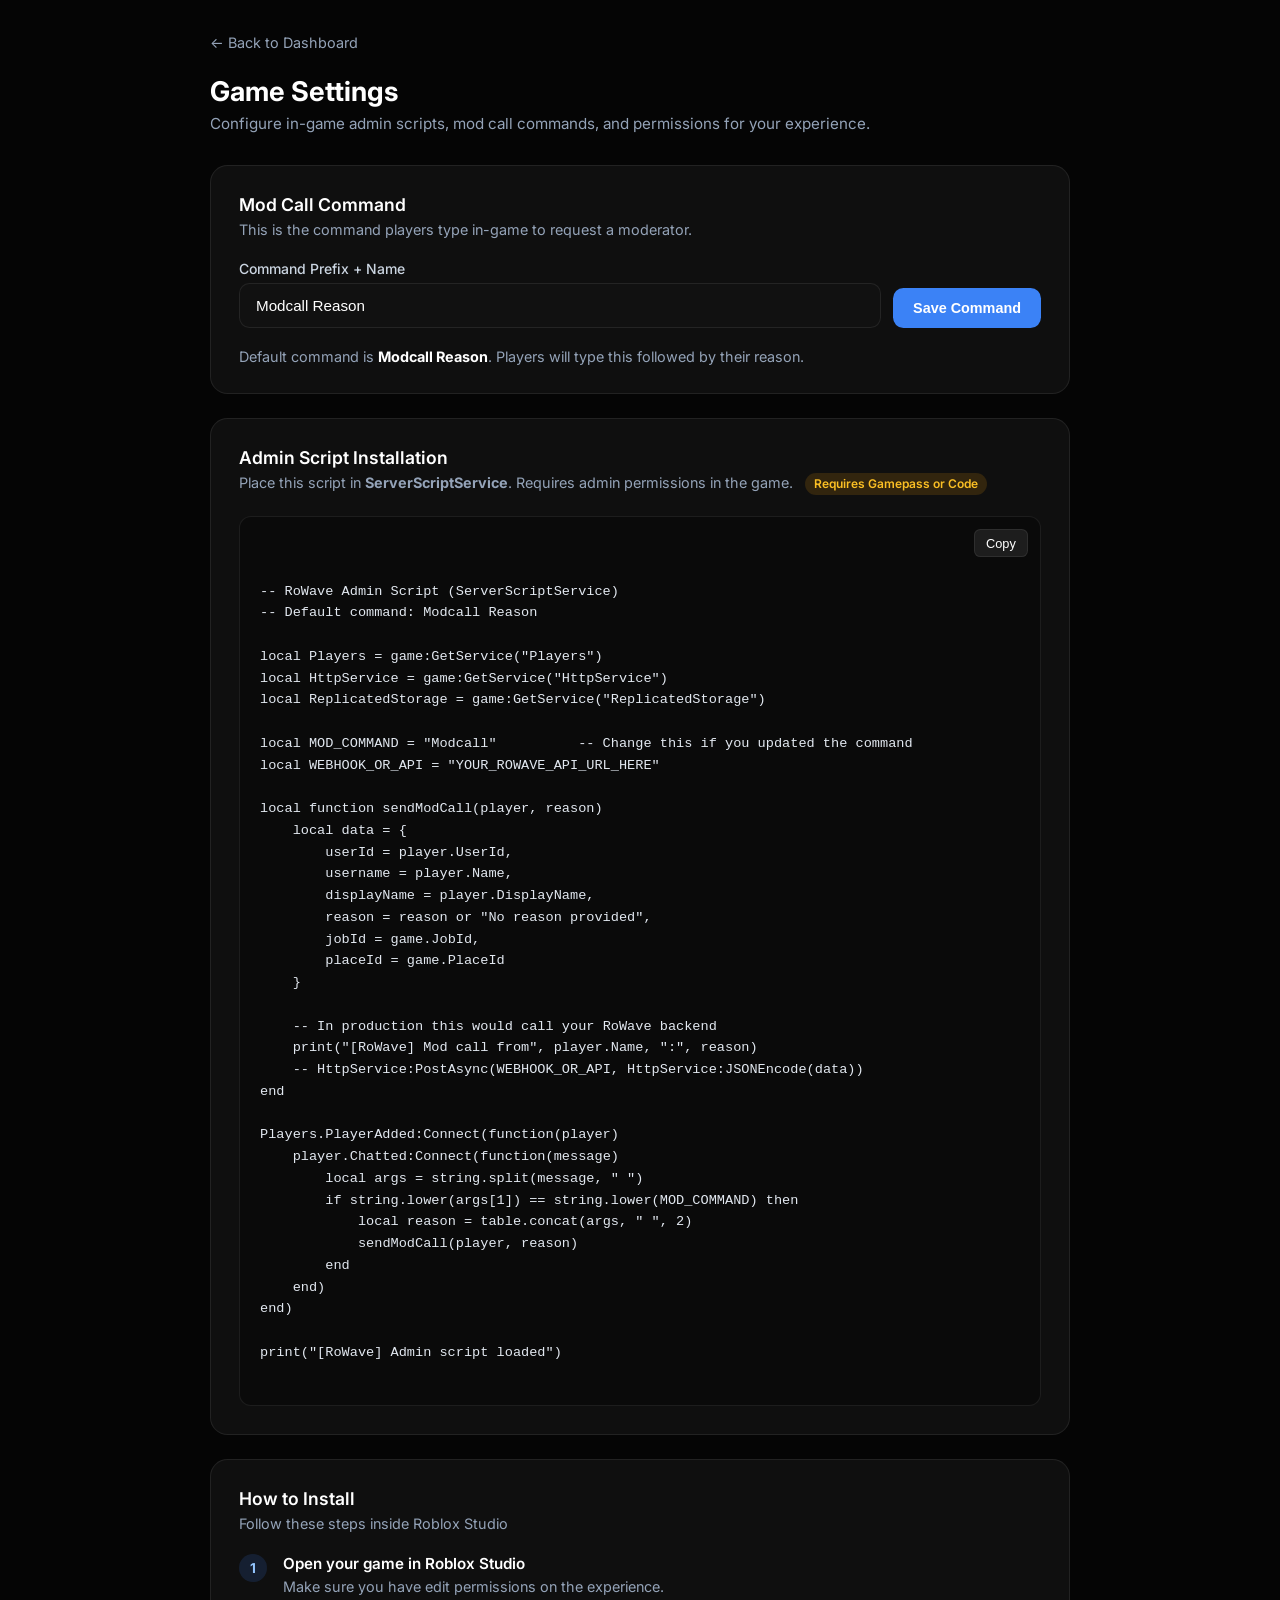
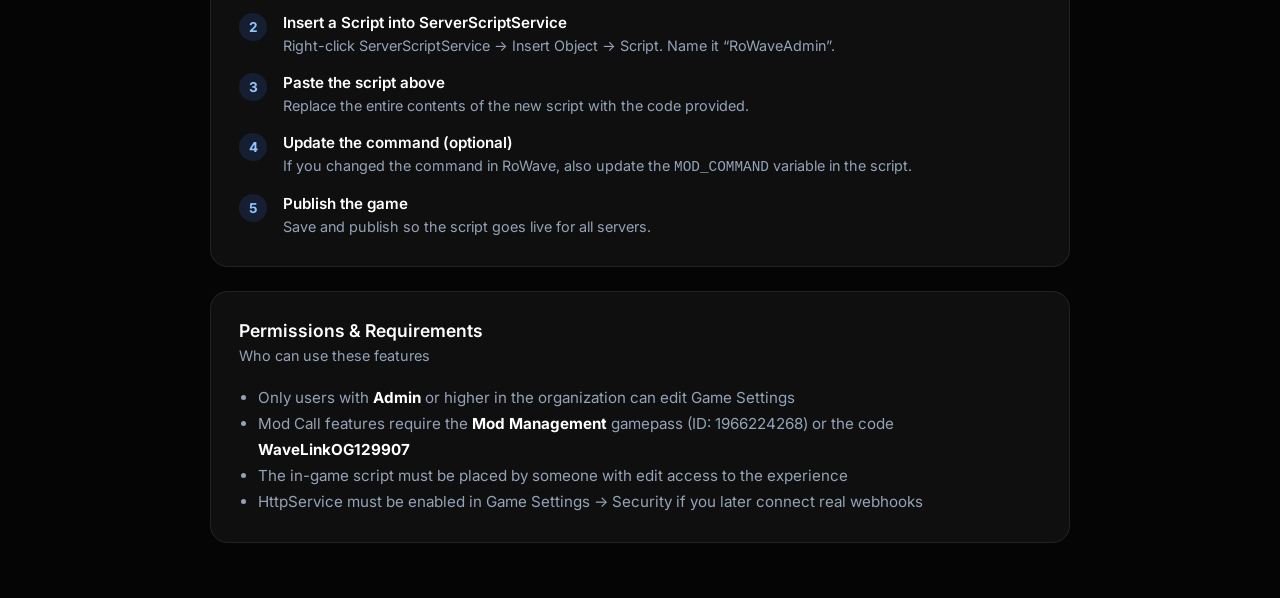
<file: game-settings.html>
<!DOCTYPE html>
<html lang="en">
<head>
  <meta charset="UTF-8" />
  <meta name="viewport" content="width=device-width, initial-scale=1.0" />
  <title>RoWave — Game Settings</title>
  <style>
    @import url('https://fonts.googleapis.com/css2?family=Inter:wght@400;500;600;700;800&display=swap');

    :root {
      --bg: #050505;
      --card: #0f0f0f;
      --border: rgba(255,255,255,0.08);
      --text: #fff;
      --muted: #94a3b8;
      --primary: #3B82F6;
      --success: #22c55e;
      --warning: #f59e0b;
    }

    * { margin: 0; padding: 0; box-sizing: border-box; }

    body {
      font-family: 'Inter', system-ui, sans-serif;
      background: var(--bg);
      color: var(--text);
      min-height: 100vh;
      padding: 2rem;
    }

    .container {
      max-width: 860px;
      margin: 0 auto;
    }

    .back {
      display: inline-flex;
      align-items: center;
      gap: 0.4rem;
      color: var(--muted);
      font-size: 0.9rem;
      margin-bottom: 1.5rem;
      text-decoration: none;
      cursor: pointer;
    }
    .back:hover { color: white; }

    h1 {
      font-size: 1.7rem;
      font-weight: 700;
      margin-bottom: 0.4rem;
    }

    .subtitle {
      color: var(--muted);
      margin-bottom: 2rem;
      font-size: 0.95rem;
    }

    .card {
      background: var(--card);
      border: 1px solid var(--border);
      border-radius: 1.1rem;
      padding: 1.75rem;
      margin-bottom: 1.5rem;
    }

    .card-title {
      font-size: 1.1rem;
      font-weight: 600;
      margin-bottom: 0.35rem;
    }

    .card-sub {
      color: var(--muted);
      font-size: 0.9rem;
      margin-bottom: 1.35rem;
    }

    label {
      display: block;
      font-size: 0.875rem;
      font-weight: 500;
      color: #cbd5e1;
      margin-bottom: 0.4rem;
    }

    input, select {
      width: 100%;
      padding: 0.8rem 1rem;
      background: #111;
      border: 1px solid var(--border);
      border-radius: 0.65rem;
      color: white;
      font-size: 0.95rem;
      outline: none;
      transition: border 0.2s;
    }

    input:focus, select:focus {
      border-color: var(--primary);
    }

    .form-row {
      display: grid;
      grid-template-columns: 1fr auto;
      gap: 0.75rem;
      align-items: end;
    }

    .btn {
      display: inline-flex;
      align-items: center;
      gap: 0.4rem;
      padding: 0.75rem 1.25rem;
      border-radius: 0.65rem;
      font-weight: 600;
      font-size: 0.9rem;
      cursor: pointer;
      border: none;
      transition: all 0.15s;
      white-space: nowrap;
    }

    .btn-primary {
      background: var(--primary);
      color: white;
    }
    .btn-primary:hover { background: #2563EB; }

    .btn-ghost {
      background: rgba(255,255,255,0.06);
      color: white;
      border: 1px solid var(--border);
    }
    .btn-ghost:hover { background: rgba(255,255,255,0.1); }

    .code-block {
      background: #0a0a0a;
      border: 1px solid var(--border);
      border-radius: 0.75rem;
      padding: 1.25rem;
      font-family: 'Courier New', monospace;
      font-size: 0.85rem;
      line-height: 1.6;
      color: #e2e8f0;
      position: relative;
      overflow-x: auto;
      white-space: pre-wrap;
    }

    .copy-btn {
      position: absolute;
      top: 0.75rem;
      right: 0.75rem;
      padding: 0.35rem 0.7rem;
      font-size: 0.8rem;
      background: rgba(255,255,255,0.08);
      border: 1px solid var(--border);
      border-radius: 0.4rem;
      color: white;
      cursor: pointer;
    }
    .copy-btn:hover {
      background: rgba(255,255,255,0.14);
    }

    .steps {
      display: flex;
      flex-direction: column;
      gap: 1rem;
    }

    .step {
      display: flex;
      gap: 1rem;
    }

    .step-num {
      width: 28px;
      height: 28px;
      border-radius: 50%;
      background: rgba(59, 130, 246, 0.15);
      color: #93c5fd;
      display: flex;
      align-items: center;
      justify-content: center;
      font-weight: 700;
      font-size: 0.85rem;
      flex-shrink: 0;
    }

    .step-content h4 {
      font-size: 0.95rem;
      font-weight: 600;
      margin-bottom: 0.25rem;
    }

    .step-content p {
      font-size: 0.9rem;
      color: var(--muted);
      line-height: 1.45;
    }

    .badge {
      display: inline-flex;
      padding: 0.2rem 0.55rem;
      border-radius: 9999px;
      font-size: 0.75rem;
      font-weight: 600;
      background: rgba(245, 158, 11, 0.15);
      color: #fbbf24;
    }

    .success-msg {
      display: none;
      margin-top: 1rem;
      padding: 0.85rem 1rem;
      background: rgba(34, 197, 94, 0.12);
      border: 1px solid rgba(34, 197, 94, 0.3);
      color: #4ade80;
      border-radius: 0.6rem;
      font-size: 0.9rem;
    }
  </style>
</head>
<body>
  <div class="container">
    <a href="dashboard.html" class="back">← Back to Dashboard</a>

    <h1>Game Settings</h1>
    <p class="subtitle">Configure in-game admin scripts, mod call commands, and permissions for your experience.</p>

    <!-- Command Settings -->
    <div class="card">
      <div class="card-title">Mod Call Command</div>
      <div class="card-sub">This is the command players type in-game to request a moderator.</div>

      <div class="form-row">
        <div>
          <label>Command Prefix + Name</label>
          <input type="text" id="modCommand" value="Modcall Reason" placeholder="Modcall Reason" />
        </div>
        <button class="btn btn-primary" onclick="saveCommand()">Save Command</button>
      </div>

      <div class="success-msg" id="saveMsg">✓ Command saved successfully</div>

      <div style="margin-top: 1.25rem; font-size: 0.9rem; color: var(--muted);">
        Default command is <strong style="color:white;">Modcall Reason</strong>. 
        Players will type this followed by their reason.
      </div>
    </div>

    <!-- Script Installation -->
    <div class="card">
      <div class="card-title">Admin Script Installation</div>
      <div class="card-sub">
        Place this script in <strong>ServerScriptService</strong>. Requires admin permissions in the game.
        <span class="badge" style="margin-left:0.5rem;">Requires Gamepass or Code</span>
      </div>

      <div class="code-block">
        <button class="copy-btn" onclick="copyScript()">Copy</button>
-- RoWave Admin Script (ServerScriptService)
-- Default command: Modcall Reason

local Players = game:GetService("Players")
local HttpService = game:GetService("HttpService")
local ReplicatedStorage = game:GetService("ReplicatedStorage")

local MOD_COMMAND = "Modcall"          -- Change this if you updated the command
local WEBHOOK_OR_API = "YOUR_ROWAVE_API_URL_HERE"

local function sendModCall(player, reason)
    local data = {
        userId = player.UserId,
        username = player.Name,
        displayName = player.DisplayName,
        reason = reason or "No reason provided",
        jobId = game.JobId,
        placeId = game.PlaceId
    }
    
    -- In production this would call your RoWave backend
    print("[RoWave] Mod call from", player.Name, ":", reason)
    -- HttpService:PostAsync(WEBHOOK_OR_API, HttpService:JSONEncode(data))
end

Players.PlayerAdded:Connect(function(player)
    player.Chatted:Connect(function(message)
        local args = string.split(message, " ")
        if string.lower(args[1]) == string.lower(MOD_COMMAND) then
            local reason = table.concat(args, " ", 2)
            sendModCall(player, reason)
        end
    end)
end)

print("[RoWave] Admin script loaded")
      </div>
    </div>

    <!-- Installation Steps -->
    <div class="card">
      <div class="card-title">How to Install</div>
      <div class="card-sub">Follow these steps inside Roblox Studio</div>

      <div class="steps">
        <div class="step">
          <div class="step-num">1</div>
          <div class="step-content">
            <h4>Open your game in Roblox Studio</h4>
            <p>Make sure you have edit permissions on the experience.</p>
          </div>
        </div>
        <div class="step">
          <div class="step-num">2</div>
          <div class="step-content">
            <h4>Insert a Script into ServerScriptService</h4>
            <p>Right-click ServerScriptService → Insert Object → Script. Name it “RoWaveAdmin”.</p>
          </div>
        </div>
        <div class="step">
          <div class="step-num">3</div>
          <div class="step-content">
            <h4>Paste the script above</h4>
            <p>Replace the entire contents of the new script with the code provided.</p>
          </div>
        </div>
        <div class="step">
          <div class="step-num">4</div>
          <div class="step-content">
            <h4>Update the command (optional)</h4>
            <p>If you changed the command in RoWave, also update the <code>MOD_COMMAND</code> variable in the script.</p>
          </div>
        </div>
        <div class="step">
          <div class="step-num">5</div>
          <div class="step-content">
            <h4>Publish the game</h4>
            <p>Save and publish so the script goes live for all servers.</p>
          </div>
        </div>
      </div>
    </div>

    <!-- Permissions Note -->
    <div class="card">
      <div class="card-title">Permissions & Requirements</div>
      <div class="card-sub">Who can use these features</div>

      <ul style="color: var(--muted); font-size: 0.95rem; line-height: 1.7; padding-left: 1.2rem;">
        <li>Only users with <strong style="color:white;">Admin</strong> or higher in the organization can edit Game Settings</li>
        <li>Mod Call features require the <strong style="color:white;">Mod Management</strong> gamepass (ID: 1966224268) or the code <strong style="color:white;">WaveLinkOG129907</strong></li>
        <li>The in-game script must be placed by someone with edit access to the experience</li>
        <li>HttpService must be enabled in Game Settings → Security if you later connect real webhooks</li>
      </ul>
    </div>
  </div>

  <script>
    function saveCommand() {
      const cmd = document.getElementById('modCommand').value.trim();
      if (!cmd) {
        alert('Please enter a command');
        return;
      }

      // In a real app this would save to your backend
      const msg = document.getElementById('saveMsg');
      msg.style.display = 'block';
      setTimeout(() => {
        msg.style.display = 'none';
      }, 2500);
    }

    function copyScript() {
      const code = document.querySelector('.code-block').innerText
        .replace('Copy', '')
        .trim();

      navigator.clipboard.writeText(code).then(() => {
        const btn = document.querySelector('.copy-btn');
        btn.textContent = 'Copied!';
        setTimeout(() => btn.textContent = 'Copy', 1500);
      }).catch(() => {
        alert('Could not copy automatically. Please select and copy the code manually.');
      });
    }
  </script>
</body>
</html>
</file>
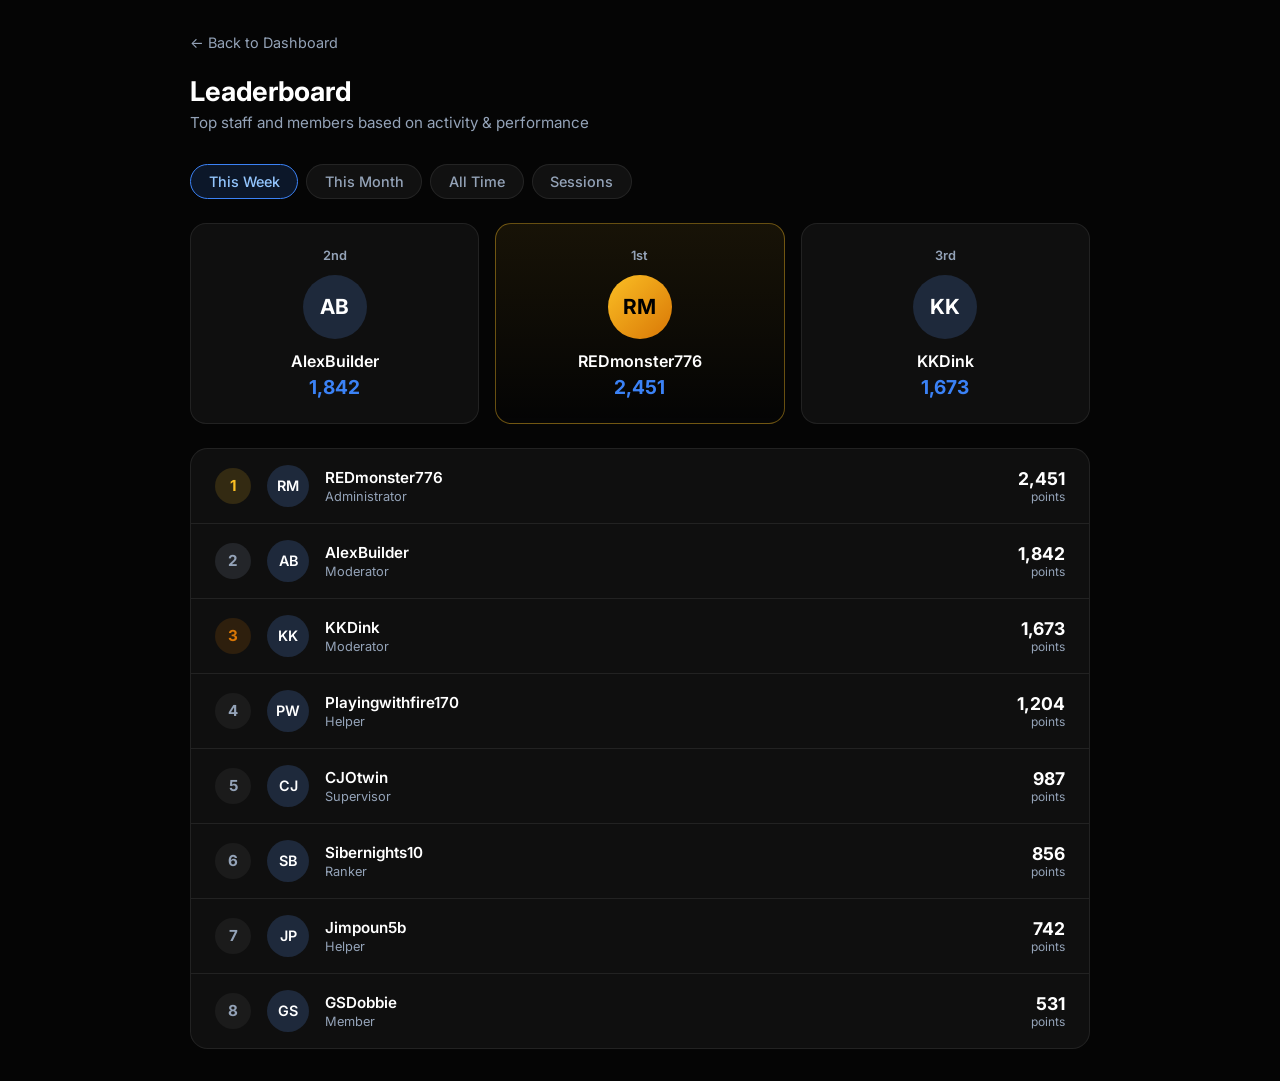
<file: leaderboard.html>
<!DOCTYPE html>
<html lang="en">
<head>
  <meta charset="UTF-8" />
  <meta name="viewport" content="width=device-width, initial-scale=1.0" />
  <title>RoWave — Leaderboard</title>
  <style>
    @import url('https://fonts.googleapis.com/css2?family=Inter:wght@400;500;600;700;800&display=swap');

    :root {
      --bg: #050505;
      --card: #0f0f0f;
      --border: rgba(255,255,255,0.08);
      --text: #fff;
      --muted: #94a3b8;
      --primary: #3B82F6;
      --gold: #fbbf24;
      --silver: #94a3b8;
      --bronze: #d97706;
    }

    * { margin: 0; padding: 0; box-sizing: border-box; }

    body {
      font-family: 'Inter', system-ui, sans-serif;
      background: var(--bg);
      color: var(--text);
      min-height: 100vh;
      padding: 2rem;
    }

    .container {
      max-width: 900px;
      margin: 0 auto;
    }

    .back {
      display: inline-flex;
      align-items: center;
      gap: 0.4rem;
      color: var(--muted);
      font-size: 0.9rem;
      margin-bottom: 1.5rem;
      text-decoration: none;
    }
    .back:hover { color: white; }

    .header {
      display: flex;
      justify-content: space-between;
      align-items: flex-start;
      margin-bottom: 2rem;
      flex-wrap: wrap;
      gap: 1rem;
    }

    h1 {
      font-size: 1.7rem;
      font-weight: 700;
      margin-bottom: 0.3rem;
    }

    .subtitle {
      color: var(--muted);
      font-size: 0.95rem;
    }

    .tabs {
      display: flex;
      gap: 0.5rem;
      margin-bottom: 1.5rem;
    }

    .tab {
      padding: 0.5rem 1.1rem;
      border-radius: 9999px;
      font-size: 0.9rem;
      font-weight: 500;
      background: rgba(255,255,255,0.05);
      border: 1px solid var(--border);
      color: var(--muted);
      cursor: pointer;
      transition: all 0.15s;
    }

    .tab.active {
      background: rgba(59, 130, 246, 0.15);
      border-color: var(--primary);
      color: #93c5fd;
    }

    .card {
      background: var(--card);
      border: 1px solid var(--border);
      border-radius: 1.1rem;
      overflow: hidden;
    }

    .leaderboard-item {
      display: flex;
      align-items: center;
      gap: 1rem;
      padding: 1rem 1.5rem;
      border-bottom: 1px solid var(--border);
      transition: background 0.15s;
    }

    .leaderboard-item:last-child {
      border-bottom: none;
    }

    .leaderboard-item:hover {
      background: rgba(255,255,255,0.02);
    }

    .rank {
      width: 36px;
      height: 36px;
      border-radius: 50%;
      display: flex;
      align-items: center;
      justify-content: center;
      font-weight: 700;
      font-size: 0.95rem;
      flex-shrink: 0;
    }

    .rank.gold {
      background: rgba(251, 191, 36, 0.15);
      color: var(--gold);
    }
    .rank.silver {
      background: rgba(148, 163, 184, 0.15);
      color: var(--silver);
    }
    .rank.bronze {
      background: rgba(217, 119, 6, 0.15);
      color: var(--bronze);
    }
    .rank.normal {
      background: rgba(255,255,255,0.05);
      color: var(--muted);
    }

    .avatar {
      width: 42px;
      height: 42px;
      border-radius: 50%;
      background: #1e293b;
      display: flex;
      align-items: center;
      justify-content: center;
      font-weight: 600;
      font-size: 0.9rem;
      flex-shrink: 0;
    }

    .user-info {
      flex: 1;
      min-width: 0;
    }

    .user-info .name {
      font-weight: 600;
      font-size: 0.95rem;
      margin-bottom: 0.15rem;
    }

    .user-info .role {
      font-size: 0.8rem;
      color: var(--muted);
    }

    .stats {
      text-align: right;
    }

    .stats .points {
      font-weight: 700;
      font-size: 1.1rem;
    }

    .stats .label {
      font-size: 0.75rem;
      color: var(--muted);
    }

    .top-three {
      display: grid;
      grid-template-columns: repeat(3, 1fr);
      gap: 1rem;
      margin-bottom: 1.5rem;
    }

    .top-card {
      background: var(--card);
      border: 1px solid var(--border);
      border-radius: 1rem;
      padding: 1.5rem 1rem;
      text-align: center;
      position: relative;
    }

    .top-card.first {
      border-color: rgba(251, 191, 36, 0.4);
      background: linear-gradient(180deg, rgba(251, 191, 36, 0.08), transparent);
    }

    .top-card .position {
      font-size: 0.8rem;
      font-weight: 600;
      color: var(--muted);
      margin-bottom: 0.75rem;
    }

    .top-card .big-avatar {
      width: 64px;
      height: 64px;
      border-radius: 50%;
      background: #1e293b;
      display: flex;
      align-items: center;
      justify-content: center;
      font-weight: 700;
      font-size: 1.3rem;
      margin: 0 auto 0.75rem;
    }

    .top-card.first .big-avatar {
      background: linear-gradient(135deg, #fbbf24, #d97706);
      color: #000;
    }

    .top-card .name {
      font-weight: 600;
      margin-bottom: 0.25rem;
    }

    .top-card .points {
      font-size: 1.2rem;
      font-weight: 700;
      color: var(--primary);
    }
  </style>
</head>
<body>
  <div class="container">
    <a href="dashboard.html" class="back">← Back to Dashboard</a>

    <div class="header">
      <div>
        <h1>Leaderboard</h1>
        <p class="subtitle">Top staff and members based on activity & performance</p>
      </div>
    </div>

    <div class="tabs">
      <div class="tab active">This Week</div>
      <div class="tab">This Month</div>
      <div class="tab">All Time</div>
      <div class="tab">Sessions</div>
    </div>

    <!-- Top 3 -->
    <div class="top-three">
      <div class="top-card">
        <div class="position">2nd</div>
        <div class="big-avatar">AB</div>
        <div class="name">AlexBuilder</div>
        <div class="points">1,842</div>
      </div>
      <div class="top-card first">
        <div class="position">1st</div>
        <div class="big-avatar">RM</div>
        <div class="name">REDmonster776</div>
        <div class="points">2,451</div>
      </div>
      <div class="top-card">
        <div class="position">3rd</div>
        <div class="big-avatar">KK</div>
        <div class="name">KKDink</div>
        <div class="points">1,673</div>
      </div>
    </div>

    <!-- Full List -->
    <div class="card">
      <div class="leaderboard-item">
        <div class="rank gold">1</div>
        <div class="avatar">RM</div>
        <div class="user-info">
          <div class="name">REDmonster776</div>
          <div class="role">Administrator</div>
        </div>
        <div class="stats">
          <div class="points">2,451</div>
          <div class="label">points</div>
        </div>
      </div>

      <div class="leaderboard-item">
        <div class="rank silver">2</div>
        <div class="avatar">AB</div>
        <div class="user-info">
          <div class="name">AlexBuilder</div>
          <div class="role">Moderator</div>
        </div>
        <div class="stats">
          <div class="points">1,842</div>
          <div class="label">points</div>
        </div>
      </div>

      <div class="leaderboard-item">
        <div class="rank bronze">3</div>
        <div class="avatar">KK</div>
        <div class="user-info">
          <div class="name">KKDink</div>
          <div class="role">Moderator</div>
        </div>
        <div class="stats">
          <div class="points">1,673</div>
          <div class="label">points</div>
        </div>
      </div>

      <div class="leaderboard-item">
        <div class="rank normal">4</div>
        <div class="avatar">PW</div>
        <div class="user-info">
          <div class="name">Playingwithfire170</div>
          <div class="role">Helper</div>
        </div>
        <div class="stats">
          <div class="points">1,204</div>
          <div class="label">points</div>
        </div>
      </div>

      <div class="leaderboard-item">
        <div class="rank normal">5</div>
        <div class="avatar">CJ</div>
        <div class="user-info">
          <div class="name">CJOtwin</div>
          <div class="role">Supervisor</div>
        </div>
        <div class="stats">
          <div class="points">987</div>
          <div class="label">points</div>
        </div>
      </div>

      <div class="leaderboard-item">
        <div class="rank normal">6</div>
        <div class="avatar">SB</div>
        <div class="user-info">
          <div class="name">Sibernights10</div>
          <div class="role">Ranker</div>
        </div>
        <div class="stats">
          <div class="points">856</div>
          <div class="label">points</div>
        </div>
      </div>

      <div class="leaderboard-item">
        <div class="rank normal">7</div>
        <div class="avatar">JP</div>
        <div class="user-info">
          <div class="name">Jimpoun5b</div>
          <div class="role">Helper</div>
        </div>
        <div class="stats">
          <div class="points">742</div>
          <div class="label">points</div>
        </div>
      </div>

      <div class="leaderboard-item">
        <div class="rank normal">8</div>
        <div class="avatar">GS</div>
        <div class="user-info">
          <div class="name">GSDobbie</div>
          <div class="role">Member</div>
        </div>
        <div class="stats">
          <div class="points">531</div>
          <div class="label">points</div>
        </div>
      </div>
    </div>
  </div>

  <script>
    document.querySelectorAll('.tab').forEach(tab => {
      tab.addEventListener('click', () => {
        document.querySelectorAll('.tab').forEach(t => t.classList.remove('active'));
        tab.classList.add('active');
      });
    });
  </script>
</body>
</html>
</file>
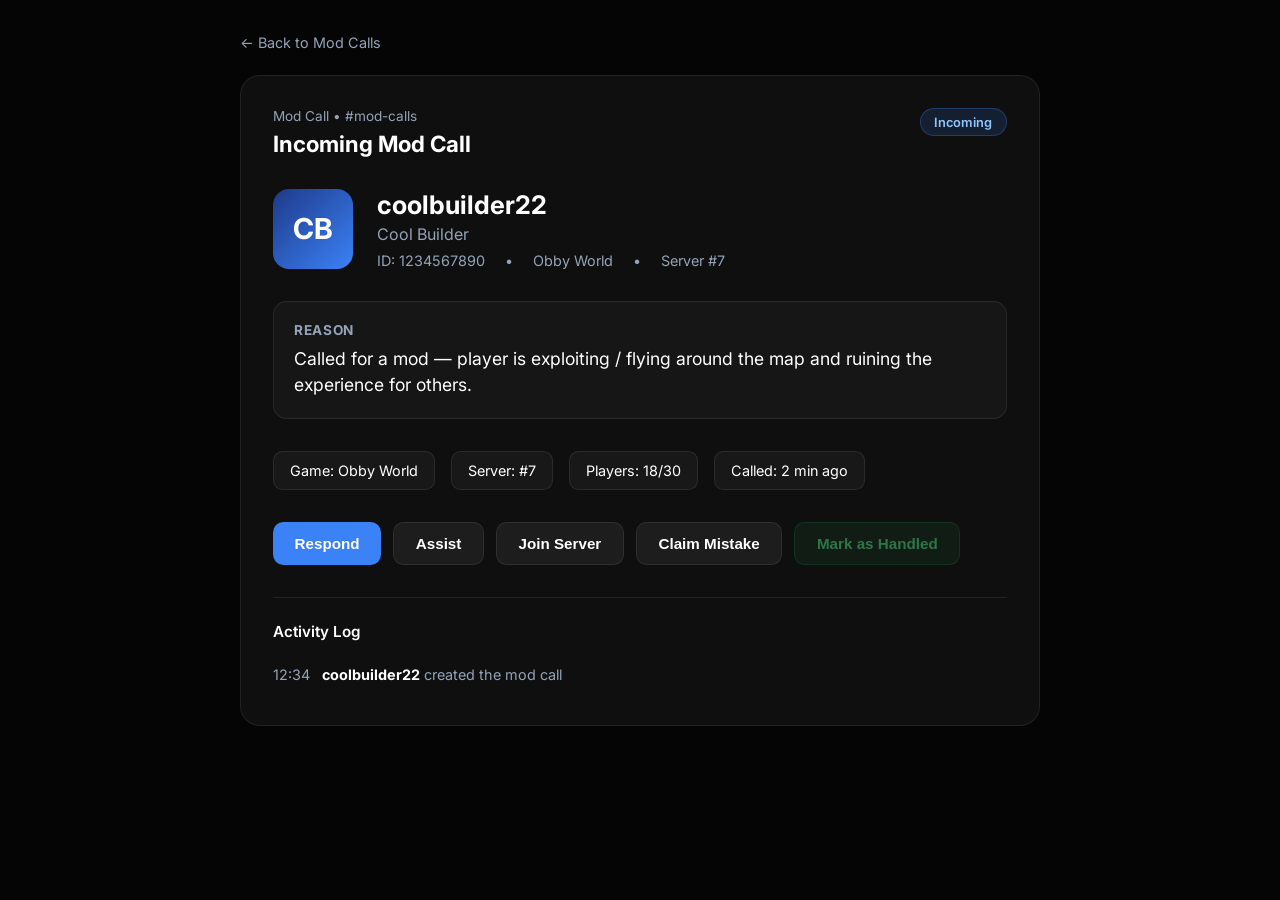
<file: modcall.html>
<!DOCTYPE html>
<html lang="en">
<head>
  <meta charset="UTF-8" />
  <meta name="viewport" content="width=device-width, initial-scale=1.0" />
  <title>RoWave — Mod Call</title>
  <style>
    @import url('https://fonts.googleapis.com/css2?family=Inter:wght@400;500;600;700;800&display=swap');

    :root {
      --bg: #050505;
      --card: #0f0f0f;
      --border: rgba(255,255,255,0.08);
      --text: #fff;
      --muted: #94a3b8;
      --primary: #3B82F6;
      --success: #22c55e;
      --warning: #f59e0b;
      --danger: #ef4444;
    }

    * { margin: 0; padding: 0; box-sizing: border-box; }

    body {
      font-family: 'Inter', system-ui, sans-serif;
      background: var(--bg);
      color: var(--text);
      min-height: 100vh;
      padding: 2rem;
    }

    .container {
      max-width: 800px;
      margin: 0 auto;
    }

    .back {
      display: inline-flex;
      align-items: center;
      gap: 0.4rem;
      color: var(--muted);
      font-size: 0.9rem;
      margin-bottom: 1.5rem;
      cursor: pointer;
      text-decoration: none;
    }
    .back:hover { color: white; }

    .card {
      background: var(--card);
      border: 1px solid var(--border);
      border-radius: 1.25rem;
      padding: 2rem;
      margin-bottom: 1.5rem;
    }

    .header {
      display: flex;
      justify-content: space-between;
      align-items: flex-start;
      margin-bottom: 2rem;
    }

    .status-badge {
      padding: 0.35rem 0.85rem;
      border-radius: 9999px;
      font-size: 0.8rem;
      font-weight: 600;
    }

    .status-incoming {
      background: rgba(59, 130, 246, 0.15);
      color: #93c5fd;
      border: 1px solid rgba(59, 130, 246, 0.3);
    }

    .status-responding {
      background: rgba(34, 197, 94, 0.15);
      color: #4ade80;
      border: 1px solid rgba(34, 197, 94, 0.3);
    }

    .player-section {
      display: flex;
      gap: 1.5rem;
      align-items: center;
      margin-bottom: 2rem;
    }

    .avatar {
      width: 80px;
      height: 80px;
      border-radius: 1rem;
      background: linear-gradient(135deg, #1e3a8a, #3b82f6);
      display: flex;
      align-items: center;
      justify-content: center;
      font-size: 1.8rem;
      font-weight: 700;
      flex-shrink: 0;
    }

    .player-info h1 {
      font-size: 1.6rem;
      font-weight: 700;
      margin-bottom: 0.25rem;
    }

    .player-info .display-name {
      color: var(--muted);
      font-size: 1rem;
      margin-bottom: 0.5rem;
    }

    .meta {
      display: flex;
      gap: 1.25rem;
      flex-wrap: wrap;
      font-size: 0.9rem;
      color: var(--muted);
    }

    .meta span {
      display: flex;
      align-items: center;
      gap: 0.35rem;
    }

    .reason-box {
      background: rgba(255,255,255,0.03);
      border: 1px solid var(--border);
      border-radius: 0.85rem;
      padding: 1.25rem;
      margin-bottom: 2rem;
    }

    .reason-box h3 {
      font-size: 0.85rem;
      text-transform: uppercase;
      letter-spacing: 0.05em;
      color: var(--muted);
      margin-bottom: 0.5rem;
    }

    .reason-box p {
      font-size: 1.1rem;
      line-height: 1.5;
    }

    .server-info {
      display: flex;
      gap: 1rem;
      margin-bottom: 2rem;
      flex-wrap: wrap;
    }

    .info-pill {
      background: rgba(255,255,255,0.04);
      border: 1px solid var(--border);
      padding: 0.6rem 1rem;
      border-radius: 0.6rem;
      font-size: 0.9rem;
    }

    .actions {
      display: flex;
      gap: 0.75rem;
      flex-wrap: wrap;
    }

    .btn {
      display: inline-flex;
      align-items: center;
      gap: 0.45rem;
      padding: 0.75rem 1.35rem;
      border-radius: 0.65rem;
      font-weight: 600;
      font-size: 0.95rem;
      cursor: pointer;
      border: none;
      transition: all 0.15s;
    }

    .btn-primary {
      background: var(--primary);
      color: white;
    }
    .btn-primary:hover { background: #2563EB; }

    .btn-success {
      background: rgba(34, 197, 94, 0.15);
      color: #4ade80;
      border: 1px solid rgba(34, 197, 94, 0.3);
    }
    .btn-success:hover { background: rgba(34, 197, 94, 0.25); }

    .btn-ghost {
      background: rgba(255,255,255,0.06);
      color: white;
      border: 1px solid var(--border);
    }
    .btn-ghost:hover { background: rgba(255,255,255,0.1); }

    .btn-danger {
      background: rgba(239, 68, 68, 0.12);
      color: #f87171;
      border: 1px solid rgba(239, 68, 68, 0.3);
    }

    .btn:disabled {
      opacity: 0.5;
      cursor: not-allowed;
    }

    .log {
      margin-top: 2rem;
      border-top: 1px solid var(--border);
      padding-top: 1.5rem;
    }

    .log h3 {
      font-size: 0.95rem;
      font-weight: 600;
      margin-bottom: 1rem;
    }

    .log-item {
      display: flex;
      gap: 0.75rem;
      padding: 0.6rem 0;
      font-size: 0.9rem;
      color: var(--muted);
    }

    .log-item strong {
      color: white;
    }
  </style>
</head>
<body>
  <div class="container">
    <a href="dashboard.html" class="back">← Back to Mod Calls</a>

    <div class="card">
      <div class="header">
        <div>
          <div style="font-size:0.85rem; color:var(--muted); margin-bottom:0.35rem;">Mod Call • #mod-calls</div>
          <h2 style="font-size:1.4rem; font-weight:700;">Incoming Mod Call</h2>
        </div>
        <div class="status-badge status-incoming" id="statusBadge">Incoming</div>
      </div>

      <div class="player-section">
        <div class="avatar">CB</div>
        <div class="player-info">
          <h1>coolbuilder22</h1>
          <div class="display-name">Cool Builder</div>
          <div class="meta">
            <span>ID: 1234567890</span>
            <span>•</span>
            <span>Obby World</span>
            <span>•</span>
            <span>Server #7</span>
          </div>
        </div>
      </div>

      <div class="reason-box">
        <h3>Reason</h3>
        <p>Called for a mod — player is exploiting / flying around the map and ruining the experience for others.</p>
      </div>

      <div class="server-info">
        <div class="info-pill">Game: Obby World</div>
        <div class="info-pill">Server: #7</div>
        <div class="info-pill">Players: 18/30</div>
        <div class="info-pill">Called: 2 min ago</div>
      </div>

      <div class="actions" id="actionButtons">
        <button class="btn btn-primary" onclick="respond()">Respond</button>
        <button class="btn btn-ghost" onclick="assist()">Assist</button>
        <button class="btn btn-ghost" onclick="joinServer()">Join Server</button>
        <button class="btn btn-ghost" onclick="claimMistake()">Claim Mistake</button>
        <button class="btn btn-success" onclick="markHandled()" id="handledBtn" disabled>Mark as Handled</button>
      </div>

      <div class="log">
        <h3>Activity Log</h3>
        <div class="log-item">
          <span>12:34</span>
          <span><strong>coolbuilder22</strong> created the mod call</span>
        </div>
        <div class="log-item" id="logRespond" style="display:none;">
          <span id="logTime"></span>
          <span><strong>You</strong> are now responding</span>
        </div>
      </div>
    </div>
  </div>

  <script>
    let isResponding = false;

    function respond() {
      isResponding = true;
      document.getElementById('statusBadge').textContent = 'Responding';
      document.getElementById('statusBadge').className = 'status-badge status-responding';
      document.getElementById('handledBtn').disabled = false;

      const now = new Date();
      document.getElementById('logTime').textContent = 
        now.getHours().toString().padStart(2,'0') + ':' + 
        now.getMinutes().toString().padStart(2,'0');
      document.getElementById('logRespond').style.display = 'flex';

      alert('You are now the responder. Staff have been notified.');
    }

    function assist() {
      alert('You are now assisting on this mod call.');
    }

    function joinServer() {
      alert('Attempting to open Roblox and join Server #7...\n(In a real version this would use a deep link or bot)');
    }

    function claimMistake() {
      if (confirm('Mark this mod call as a mistake?')) {
        alert('Mod call marked as mistake and closed.');
      }
    }

    function markHandled() {
      if (!isResponding) return;
      if (confirm('Mark this mod call as fully handled?')) {
        document.getElementById('statusBadge').textContent = 'Handled';
        document.getElementById('statusBadge').style.background = 'rgba(34,197,94,0.15)';
        document.getElementById('statusBadge').style.color = '#4ade80';
        alert('Mod call closed and logged.');
      }
    }
  </script>
</body>
</html>
</file>
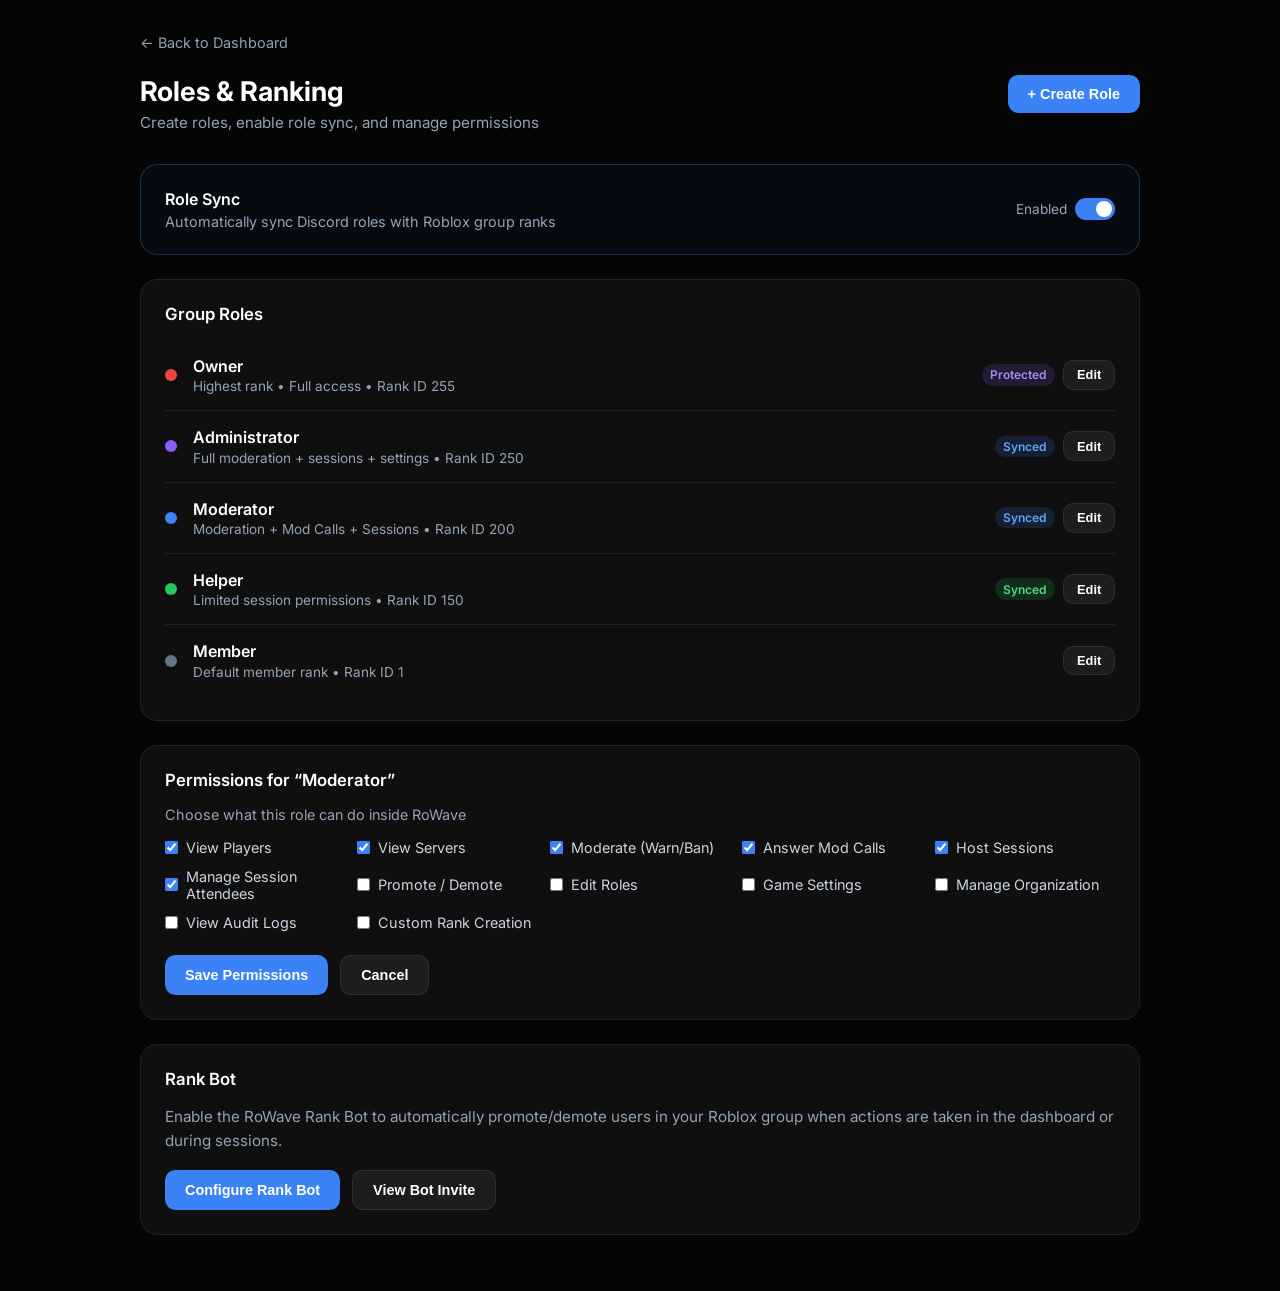
<file: roles.html>
<!DOCTYPE html>
<html lang="en">
<head>
  <meta charset="UTF-8" />
  <meta name="viewport" content="width=device-width, initial-scale=1.0" />
  <title>RoWave — Roles & Ranking</title>
  <style>
    @import url('https://fonts.googleapis.com/css2?family=Inter:wght@400;500;600;700;800&display=swap');

    :root {
      --bg: #050505;
      --card: #0f0f0f;
      --border: rgba(255,255,255,0.08);
      --text: #fff;
      --muted: #94a3b8;
      --primary: #3B82F6;
      --success: #22c55e;
      --warning: #f59e0b;
    }

    * { margin: 0; padding: 0; box-sizing: border-box; }

    body {
      font-family: 'Inter', system-ui, sans-serif;
      background: var(--bg);
      color: var(--text);
      min-height: 100vh;
      padding: 2rem;
    }

    .container {
      max-width: 1000px;
      margin: 0 auto;
    }

    .back {
      display: inline-flex;
      align-items: center;
      gap: 0.4rem;
      color: var(--muted);
      font-size: 0.9rem;
      margin-bottom: 1.5rem;
      text-decoration: none;
    }
    .back:hover { color: white; }

    .header {
      display: flex;
      justify-content: space-between;
      align-items: flex-start;
      margin-bottom: 2rem;
      flex-wrap: wrap;
      gap: 1rem;
    }

    h1 {
      font-size: 1.7rem;
      font-weight: 700;
      margin-bottom: 0.3rem;
    }

    .subtitle {
      color: var(--muted);
      font-size: 0.95rem;
    }

    .btn {
      display: inline-flex;
      align-items: center;
      gap: 0.4rem;
      padding: 0.7rem 1.25rem;
      border-radius: 0.65rem;
      font-weight: 600;
      font-size: 0.9rem;
      cursor: pointer;
      border: none;
      transition: all 0.15s;
      text-decoration: none;
    }

    .btn-primary {
      background: var(--primary);
      color: white;
    }
    .btn-primary:hover { background: #2563EB; }

    .btn-ghost {
      background: rgba(255,255,255,0.06);
      color: white;
      border: 1px solid var(--border);
    }
    .btn-ghost:hover { background: rgba(255,255,255,0.1); }

    .card {
      background: var(--card);
      border: 1px solid var(--border);
      border-radius: 1.1rem;
      padding: 1.5rem;
      margin-bottom: 1.5rem;
    }

    .role-item {
      display: flex;
      align-items: center;
      justify-content: space-between;
      padding: 1rem 0;
      border-bottom: 1px solid var(--border);
    }
    .role-item:last-child { border-bottom: none; }

    .role-left {
      display: flex;
      align-items: center;
      gap: 1rem;
    }

    .role-color {
      width: 12px;
      height: 12px;
      border-radius: 50%;
      flex-shrink: 0;
    }

    .role-info h3 {
      font-size: 1rem;
      font-weight: 600;
      margin-bottom: 0.15rem;
    }

    .role-info p {
      font-size: 0.85rem;
      color: var(--muted);
    }

    .role-actions {
      display: flex;
      gap: 0.5rem;
      align-items: center;
    }

    .badge {
      display: inline-flex;
      padding: 0.2rem 0.55rem;
      border-radius: 9999px;
      font-size: 0.75rem;
      font-weight: 600;
    }

    .badge-blue { background: rgba(59,130,246,0.15); color: #60a5fa; }
    .badge-green { background: rgba(34,197,94,0.15); color: #4ade80; }
    .badge-purple { background: rgba(139,92,246,0.15); color: #a78bfa; }

    .sync-toggle {
      display: flex;
      align-items: center;
      gap: 0.5rem;
      font-size: 0.85rem;
      color: var(--muted);
    }

    .switch {
      position: relative;
      width: 40px;
      height: 22px;
      background: #333;
      border-radius: 9999px;
      cursor: pointer;
      transition: background 0.2s;
    }

    .switch.active {
      background: var(--primary);
    }

    .switch::after {
      content: '';
      position: absolute;
      top: 3px;
      left: 3px;
      width: 16px;
      height: 16px;
      background: white;
      border-radius: 50%;
      transition: transform 0.2s;
    }

    .switch.active::after {
      transform: translateX(18px);
    }

    .permissions-grid {
      display: grid;
      grid-template-columns: repeat(auto-fill, minmax(180px, 1fr));
      gap: 0.75rem;
      margin-top: 1rem;
    }

    .perm-item {
      display: flex;
      align-items: center;
      gap: 0.5rem;
      font-size: 0.9rem;
      color: #cbd5e1;
    }

    .perm-item input {
      accent-color: var(--primary);
    }

    .section-title {
      font-size: 1.05rem;
      font-weight: 600;
      margin-bottom: 1rem;
    }
  </style>
</head>
<body>
  <div class="container">
    <a href="dashboard.html" class="back">← Back to Dashboard</a>

    <div class="header">
      <div>
        <h1>Roles & Ranking</h1>
        <p class="subtitle">Create roles, enable role sync, and manage permissions</p>
      </div>
      <button class="btn btn-primary" onclick="alert('Create Role modal would open here')">+ Create Role</button>
    </div>

    <!-- Role Sync Notice -->
    <div class="card" style="border-color: rgba(59,130,246,0.3); background: rgba(59,130,246,0.05);">
      <div style="display:flex; justify-content:space-between; align-items:center; flex-wrap:wrap; gap:1rem;">
        <div>
          <div style="font-weight:600; margin-bottom:0.25rem;">Role Sync</div>
          <div style="font-size:0.9rem; color:var(--muted);">
            Automatically sync Discord roles with Roblox group ranks
          </div>
        </div>
        <div class="sync-toggle">
          <span>Enabled</span>
          <div class="switch active" onclick="this.classList.toggle('active')"></div>
        </div>
      </div>
    </div>

    <!-- Roles List -->
    <div class="card">
      <div class="section-title">Group Roles</div>

      <div class="role-item">
        <div class="role-left">
          <div class="role-color" style="background:#ef4444;"></div>
          <div class="role-info">
            <h3>Owner</h3>
            <p>Highest rank • Full access • Rank ID 255</p>
          </div>
        </div>
        <div class="role-actions">
          <span class="badge badge-purple">Protected</span>
          <button class="btn btn-ghost" style="padding:0.4rem 0.8rem; font-size:0.8rem;">Edit</button>
        </div>
      </div>

      <div class="role-item">
        <div class="role-left">
          <div class="role-color" style="background:#8b5cf6;"></div>
          <div class="role-info">
            <h3>Administrator</h3>
            <p>Full moderation + sessions + settings • Rank ID 250</p>
          </div>
        </div>
        <div class="role-actions">
          <span class="badge badge-blue">Synced</span>
          <button class="btn btn-ghost" style="padding:0.4rem 0.8rem; font-size:0.8rem;">Edit</button>
        </div>
      </div>

      <div class="role-item">
        <div class="role-left">
          <div class="role-color" style="background:#3b82f6;"></div>
          <div class="role-info">
            <h3>Moderator</h3>
            <p>Moderation + Mod Calls + Sessions • Rank ID 200</p>
          </div>
        </div>
        <div class="role-actions">
          <span class="badge badge-blue">Synced</span>
          <button class="btn btn-ghost" style="padding:0.4rem 0.8rem; font-size:0.8rem;">Edit</button>
        </div>
      </div>

      <div class="role-item">
        <div class="role-left">
          <div class="role-color" style="background:#22c55e;"></div>
          <div class="role-info">
            <h3>Helper</h3>
            <p>Limited session permissions • Rank ID 150</p>
          </div>
        </div>
        <div class="role-actions">
          <span class="badge badge-green">Synced</span>
          <button class="btn btn-ghost" style="padding:0.4rem 0.8rem; font-size:0.8rem;">Edit</button>
        </div>
      </div>

      <div class="role-item">
        <div class="role-left">
          <div class="role-color" style="background:#64748b;"></div>
          <div class="role-info">
            <h3>Member</h3>
            <p>Default member rank • Rank ID 1</p>
          </div>
        </div>
        <div class="role-actions">
          <button class="btn btn-ghost" style="padding:0.4rem 0.8rem; font-size:0.8rem;">Edit</button>
        </div>
      </div>
    </div>

    <!-- Permissions Example -->
    <div class="card">
      <div class="section-title">Permissions for “Moderator”</div>
      <p style="color:var(--muted); font-size:0.9rem; margin-bottom:1rem;">
        Choose what this role can do inside RoWave
      </p>

      <div class="permissions-grid">
        <label class="perm-item"><input type="checkbox" checked> View Players</label>
        <label class="perm-item"><input type="checkbox" checked> View Servers</label>
        <label class="perm-item"><input type="checkbox" checked> Moderate (Warn/Ban)</label>
        <label class="perm-item"><input type="checkbox" checked> Answer Mod Calls</label>
        <label class="perm-item"><input type="checkbox" checked> Host Sessions</label>
        <label class="perm-item"><input type="checkbox" checked> Manage Session Attendees</label>
        <label class="perm-item"><input type="checkbox"> Promote / Demote</label>
        <label class="perm-item"><input type="checkbox"> Edit Roles</label>
        <label class="perm-item"><input type="checkbox"> Game Settings</label>
        <label class="perm-item"><input type="checkbox"> Manage Organization</label>
        <label class="perm-item"><input type="checkbox"> View Audit Logs</label>
        <label class="perm-item"><input type="checkbox"> Custom Rank Creation</label>
      </div>

      <div style="margin-top:1.5rem; display:flex; gap:0.75rem;">
        <button class="btn btn-primary">Save Permissions</button>
        <button class="btn btn-ghost">Cancel</button>
      </div>
    </div>

    <!-- Rank Bot Note -->
    <div class="card">
      <div class="section-title">Rank Bot</div>
      <p style="color:var(--muted); font-size:0.95rem; line-height:1.6; margin-bottom:1rem;">
        Enable the RoWave Rank Bot to automatically promote/demote users in your Roblox group when actions are taken in the dashboard or during sessions.
      </p>
      <div style="display:flex; gap:0.75rem; flex-wrap:wrap;">
        <button class="btn btn-primary">Configure Rank Bot</button>
        <button class="btn btn-ghost">View Bot Invite</button>
      </div>
    </div>
  </div>

  <script>
    // Simple toggle for the sync switch (already has onclick in HTML)
  </script>
</body>
</html>
</file>
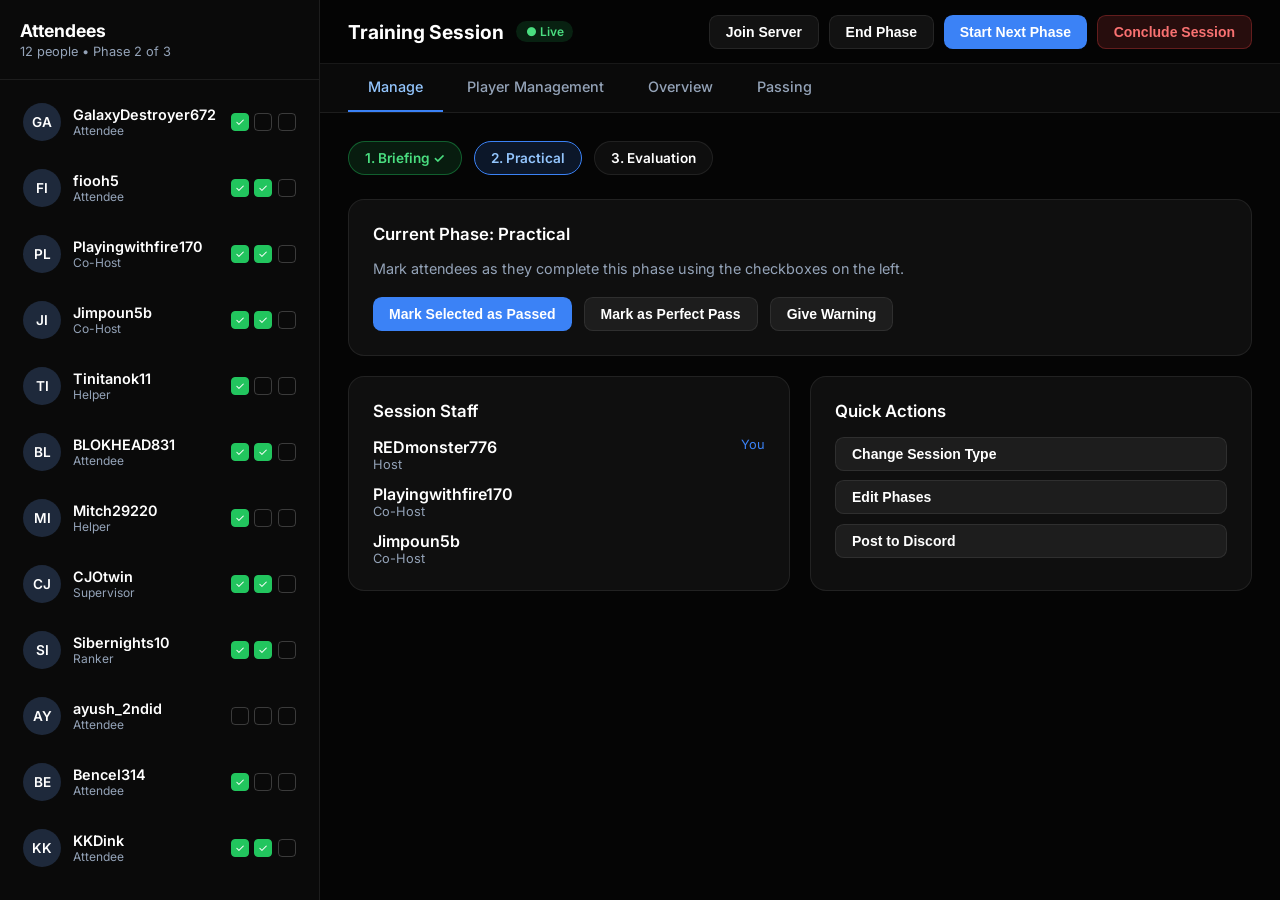
<file: session-manage.html>
<!DOCTYPE html>
<html lang="en">
<head>
  <meta charset="UTF-8" />
  <meta name="viewport" content="width=device-width, initial-scale=1.0" />
  <title>RoWave — Manage Session</title>
  <style>
    @import url('https://fonts.googleapis.com/css2?family=Inter:wght@400;500;600;700;800&display=swap');

    :root {
      --bg: #050505;
      --card: #0f0f0f;
      --border: rgba(255,255,255,0.08);
      --text: #fff;
      --muted: #94a3b8;
      --primary: #3B82F6;
      --success: #22c55e;
      --warning: #f59e0b;
      --danger: #ef4444;
    }

    * { margin: 0; padding: 0; box-sizing: border-box; }

    body {
      font-family: 'Inter', system-ui, sans-serif;
      background: var(--bg);
      color: var(--text);
      min-height: 100vh;
      display: flex;
    }

    .attendee-panel {
      width: 320px;
      background: #0a0a0a;
      border-right: 1px solid var(--border);
      display: flex;
      flex-direction: column;
      height: 100vh;
      position: fixed;
    }

    .panel-header {
      padding: 1.25rem;
      border-bottom: 1px solid var(--border);
    }
    .panel-header h2 { font-size: 1.1rem; font-weight: 700; }
    .panel-header p { font-size: 0.8rem; color: var(--muted); margin-top: 0.2rem; }

    .attendee-list {
      flex: 1;
      overflow-y: auto;
      padding: 0.75rem;
    }

    .attendee {
      display: flex;
      align-items: center;
      gap: 0.75rem;
      padding: 0.7rem;
      border-radius: 0.6rem;
      margin-bottom: 0.35rem;
      cursor: pointer;
      transition: background 0.15s;
    }
    .attendee:hover { background: rgba(255,255,255,0.04); }
    .attendee.selected { background: rgba(59,130,246,0.12); }

    .attendee-avatar {
      width: 38px;
      height: 38px;
      border-radius: 50%;
      background: #1e293b;
      display: flex;
      align-items: center;
      justify-content: center;
      font-weight: 600;
      font-size: 0.85rem;
      flex-shrink: 0;
    }

    .attendee-info { flex: 1; min-width: 0; }
    .attendee-name {
      font-weight: 600;
      font-size: 0.9rem;
      white-space: nowrap;
      overflow: hidden;
      text-overflow: ellipsis;
    }
    .attendee-role { font-size: 0.75rem; color: var(--muted); }

    .phase-checks { display: flex; gap: 0.35rem; }
    .phase-check {
      width: 18px;
      height: 18px;
      border-radius: 4px;
      border: 1.5px solid rgba(255,255,255,0.2);
      display: flex;
      align-items: center;
      justify-content: center;
      font-size: 0.7rem;
      cursor: pointer;
    }
    .phase-check.passed {
      background: var(--success);
      border-color: var(--success);
      color: white;
    }

    .main {
      margin-left: 320px;
      flex: 1;
      display: flex;
      flex-direction: column;
      min-height: 100vh;
    }

    .topbar {
      height: 64px;
      border-bottom: 1px solid var(--border);
      display: flex;
      align-items: center;
      justify-content: space-between;
      padding: 0 1.75rem;
      background: rgba(5,5,5,0.9);
      backdrop-filter: blur(10px);
      position: sticky;
      top: 0;
      z-index: 20;
    }

    .session-title {
      font-size: 1.2rem;
      font-weight: 700;
      display: flex;
      align-items: center;
      gap: 0.75rem;
    }

    .live-badge {
      background: rgba(34,197,94,0.15);
      color: #4ade80;
      font-size: 0.75rem;
      font-weight: 600;
      padding: 0.2rem 0.6rem;
      border-radius: 9999px;
    }

    .top-actions { display: flex; gap: 0.6rem; }

    .btn {
      display: inline-flex;
      align-items: center;
      gap: 0.4rem;
      padding: 0.5rem 1rem;
      border-radius: 0.55rem;
      font-weight: 600;
      font-size: 0.875rem;
      cursor: pointer;
      border: none;
      transition: all 0.15s;
    }
    .btn-primary { background: var(--primary); color: white; }
    .btn-primary:hover { background: #2563EB; }
    .btn-ghost {
      background: rgba(255,255,255,0.06);
      color: white;
      border: 1px solid var(--border);
    }
    .btn-ghost:hover { background: rgba(255,255,255,0.1); }
    .btn-danger {
      background: rgba(239,68,68,0.15);
      color: #f87171;
      border: 1px solid rgba(239,68,68,0.3);
    }

    .tabs {
      display: flex;
      gap: 0.25rem;
      padding: 0 1.75rem;
      border-bottom: 1px solid var(--border);
      background: #0a0a0a;
    }
    .tab {
      padding: 0.9rem 1.25rem;
      font-weight: 500;
      font-size: 0.9rem;
      color: var(--muted);
      cursor: pointer;
      border-bottom: 2px solid transparent;
    }
    .tab:hover { color: white; }
    .tab.active {
      color: #93c5fd;
      border-bottom-color: var(--primary);
    }

    .content { padding: 1.75rem; flex: 1; }

    .card {
      background: var(--card);
      border: 1px solid var(--border);
      border-radius: 1rem;
      padding: 1.5rem;
      margin-bottom: 1.25rem;
    }
    .card-title {
      font-size: 1.05rem;
      font-weight: 600;
      margin-bottom: 1rem;
    }

    .phase-bar {
      display: flex;
      gap: 0.75rem;
      margin-bottom: 1.5rem;
      flex-wrap: wrap;
    }
    .phase-pill {
      padding: 0.5rem 1rem;
      border-radius: 9999px;
      font-size: 0.85rem;
      font-weight: 600;
      border: 1px solid var(--border);
      background: rgba(255,255,255,0.04);
      cursor: pointer;
    }
    .phase-pill.active {
      background: rgba(59,130,246,0.15);
      border-color: var(--primary);
      color: #93c5fd;
    }
    .phase-pill.completed {
      background: rgba(34,197,94,0.12);
      border-color: rgba(34,197,94,0.4);
      color: #4ade80;
    }

    .grid-2 { display: grid; grid-template-columns: 1fr 1fr; gap: 1.25rem; }

    .view-section { display: none; }
    .view-section.active { display: block; }

    /* Custom Modal */
    .custom-modal-overlay {
      position: fixed;
      inset: 0;
      background: rgba(0,0,0,0.7);
      backdrop-filter: blur(6px);
      z-index: 9999;
      display: none;
      align-items: center;
      justify-content: center;
      padding: 1rem;
    }
    .custom-modal-overlay.show { display: flex; }

    .custom-modal {
      background: #0f0f0f;
      border: 1px solid rgba(255,255,255,0.1);
      border-radius: 1rem;
      padding: 1.75rem;
      max-width: 400px;
      width: 100%;
      text-align: center;
    }
    .custom-modal h3 { font-size: 1.2rem; margin-bottom: 0.5rem; }
    .custom-modal p {
      color: #94a3b8;
      font-size: 0.95rem;
      margin-bottom: 1.5rem;
      line-height: 1.5;
    }
    .custom-modal-buttons {
      display: flex;
      gap: 0.75rem;
      justify-content: center;
    }
  </style>
</head>
<body>
  <!-- Left Panel -->
  <div class="attendee-panel">
    <div class="panel-header">
      <h2>Attendees</h2>
      <p>12 people • Phase 2 of 3</p>
    </div>
    <div class="attendee-list" id="attendeeList"></div>
  </div>

  <!-- Main -->
  <div class="main">
    <div class="topbar">
      <div class="session-title">
        Training Session
        <span class="live-badge">● Live</span>
      </div>
      <div class="top-actions">
        <button class="btn btn-ghost" onclick="joinServer()">Join Server</button>
        <button class="btn btn-ghost" onclick="endPhase()">End Phase</button>
        <button class="btn btn-primary" onclick="startNextPhase()">Start Next Phase</button>
        <button class="btn btn-danger" onclick="concludeSession()">Conclude Session</button>
      </div>
    </div>

    <div class="tabs">
      <div class="tab active" data-tab="manage">Manage</div>
      <div class="tab" data-tab="players">Player Management</div>
      <div class="tab" data-tab="overview">Overview</div>
      <div class="tab" data-tab="passing">Passing</div>
    </div>

    <div class="content">
      <!-- MANAGE -->
      <div class="view-section active" id="tab-manage">
        <div class="phase-bar">
          <div class="phase-pill completed">1. Briefing ✓</div>
          <div class="phase-pill active">2. Practical</div>
          <div class="phase-pill">3. Evaluation</div>
        </div>

        <div class="card">
          <div class="card-title">Current Phase: Practical</div>
          <p style="color:var(--muted); font-size:0.9rem; margin-bottom:1.25rem;">
            Mark attendees as they complete this phase using the checkboxes on the left.
          </p>
          <div style="display:flex; gap:0.75rem; flex-wrap:wrap;">
            <button class="btn btn-primary" onclick="markPassed()">Mark Selected as Passed</button>
            <button class="btn btn-ghost" onclick="markPerfect()">Mark as Perfect Pass</button>
            <button class="btn btn-ghost" onclick="giveWarning()">Give Warning</button>
          </div>
        </div>

        <div class="grid-2">
          <div class="card">
            <div class="card-title">Session Staff</div>
            <div style="display:flex; flex-direction:column; gap:0.75rem;">
              <div style="display:flex; justify-content:space-between;">
                <div>
                  <div style="font-weight:600;">REDmonster776</div>
                  <div style="font-size:0.8rem; color:var(--muted);">Host</div>
                </div>
                <span style="font-size:0.8rem; color:var(--primary);">You</span>
              </div>
              <div>
                <div style="font-weight:600;">Playingwithfire170</div>
                <div style="font-size:0.8rem; color:var(--muted);">Co-Host</div>
              </div>
              <div>
                <div style="font-weight:600;">Jimpoun5b</div>
                <div style="font-size:0.8rem; color:var(--muted);">Co-Host</div>
              </div>
            </div>
          </div>

          <div class="card">
            <div class="card-title">Quick Actions</div>
            <div style="display:flex; flex-direction:column; gap:0.6rem;">
              <button class="btn btn-ghost" style="justify-content:flex-start;" onclick="showModal('Coming Soon', 'This feature will be available soon.')">Change Session Type</button>
              <button class="btn btn-ghost" style="justify-content:flex-start;" onclick="showModal('Coming Soon', 'Phase editing will be available soon.')">Edit Phases</button>
              <button class="btn btn-ghost" style="justify-content:flex-start;" onclick="showModal('Posted', 'Session has been posted to the Discord channel.')">Post to Discord</button>
            </div>
          </div>
        </div>
      </div>

      <!-- PLAYER MANAGEMENT -->
      <div class="view-section" id="tab-players">
        <div class="card">
          <div class="card-title">Player Management</div>
          <p style="color:var(--muted); margin-bottom:1.25rem; font-size:0.9rem;">
            Change roles or remove people from the session
          </p>
          <div id="playerManageList"></div>
        </div>
      </div>

      <!-- OVERVIEW -->
      <div class="view-section" id="tab-overview">
        <div class="grid-2">
          <div class="card">
            <div class="card-title">Performance Overview</div>
            <p style="color:var(--muted);">FPS, Ping, and Grammar stats will appear here (Premium)</p>
          </div>
          <div class="card">
            <div class="card-title">Session Stats</div>
            <div style="display:grid; grid-template-columns:1fr 1fr; gap:1rem; margin-top:1rem;">
              <div>
                <div style="font-size:0.8rem; color:var(--muted);">Duration</div>
                <div style="font-size:1.4rem; font-weight:700;">18m</div>
              </div>
              <div>
                <div style="font-size:0.8rem; color:var(--muted);">Attendees</div>
                <div style="font-size:1.4rem; font-weight:700;">12</div>
              </div>
              <div>
                <div style="font-size:0.8rem; color:var(--muted);">Passed</div>
                <div style="font-size:1.4rem; font-weight:700;">7</div>
              </div>
              <div>
                <div style="font-size:0.8rem; color:var(--muted);">Perfect</div>
                <div style="font-size:1.4rem; font-weight:700;">2</div>
              </div>
            </div>
          </div>
        </div>
      </div>

      <!-- PASSING -->
      <div class="view-section" id="tab-passing">
        <div class="card">
          <div class="card-title">Players Who Passed</div>
          <p style="color:var(--muted); margin-bottom:1.25rem; font-size:0.9rem;">
            Promote players (requires Premium or gamepass)
          </p>
          <div id="passingList"></div>
        </div>
      </div>
    </div>
  </div>

  <!-- Custom Modal -->
  <div class="custom-modal-overlay" id="customModal">
    <div class="custom-modal">
      <h3 id="modalTitle">Title</h3>
      <p id="modalMessage">Message</p>
      <div class="custom-modal-buttons">
        <button class="btn btn-primary" id="modalOk">OK</button>
      </div>
    </div>
  </div>

  <script>
    const attendees = [
      { name: "GalaxyDestroyer672", role: "Attendee", phases: [true, false, false] },
      { name: "fiooh5", role: "Attendee", phases: [true, true, false] },
      { name: "Playingwithfire170", role: "Co-Host", phases: [true, true, false] },
      { name: "Jimpoun5b", role: "Co-Host", phases: [true, true, false] },
      { name: "Tinitanok11", role: "Helper", phases: [true, false, false] },
      { name: "BLOKHEAD831", role: "Attendee", phases: [true, true, false] },
      { name: "Mitch29220", role: "Helper", phases: [true, false, false] },
      { name: "CJOtwin", role: "Supervisor", phases: [true, true, false] },
      { name: "Sibernights10", role: "Ranker", phases: [true, true, false] },
      { name: "ayush_2ndid", role: "Attendee", phases: [false, false, false] },
      { name: "Bencel314", role: "Attendee", phases: [true, false, false] },
      { name: "KKDink", role: "Attendee", phases: [true, true, false] }
    ];

    function showModal(title, message) {
      return new Promise((resolve) => {
        const overlay = document.getElementById('customModal');
        document.getElementById('modalTitle').textContent = title;
        document.getElementById('modalMessage').textContent = message;
        overlay.classList.add('show');
        document.getElementById('modalOk').onclick = () => {
          overlay.classList.remove('show');
          resolve(true);
        };
      });
    }

    function renderAttendees() {
      const list = document.getElementById('attendeeList');
      list.innerHTML = attendees.map((a, i) => `
        <div class="attendee" onclick="selectAttendee(${i})">
          <div class="attendee-avatar">${a.name.slice(0,2).toUpperCase()}</div>
          <div class="attendee-info">
            <div class="attendee-name">${a.name}</div>
            <div class="attendee-role">${a.role}</div>
          </div>
          <div class="phase-checks">
            ${a.phases.map((p, pi) => `
              <div class="phase-check ${p ? 'passed' : ''}" 
                   onclick="event.stopPropagation(); togglePhase(${i}, ${pi})">
                ${p ? '✓' : ''}
              </div>
            `).join('')}
          </div>
        </div>
      `).join('');
    }

    function renderPlayerManage() {
      document.getElementById('playerManageList').innerHTML = attendees.map(a => `
        <div style="display:flex; justify-content:space-between; align-items:center; padding:0.75rem 0; border-bottom:1px solid var(--border);">
          <div style="display:flex; align-items:center; gap:0.75rem;">
            <div class="attendee-avatar">${a.name.slice(0,2).toUpperCase()}</div>
            <div>
              <div style="font-weight:600;">${a.name}</div>
              <div style="font-size:0.8rem; color:var(--muted);">${a.role}</div>
            </div>
          </div>
          <button class="btn btn-ghost" style="padding:0.3rem 0.6rem; font-size:0.8rem;" onclick="showModal('Removed', '${a.name} has been removed from the session.')">Remove</button>
        </div>
      `).join('');
    }

    function renderPassing() {
      const passed = attendees.filter(a => a.phases[1]);
      document.getElementById('passingList').innerHTML = passed.map(a => `
        <div style="display:flex; justify-content:space-between; align-items:center; padding:0.75rem 0; border-bottom:1px solid var(--border);">
          <div style="display:flex; align-items:center; gap:0.75rem;">
            <div class="attendee-avatar">${a.name.slice(0,2).toUpperCase()}</div>
            <div style="font-weight:600;">${a.name}</div>
          </div>
          <button class="btn btn-primary" style="padding:0.35rem 0.8rem; font-size:0.8rem;" onclick="showModal('Promote', 'Promotion feature requires Premium or the correct gamepass.')">Promote</button>
        </div>
      `).join('') || '<p style="color:var(--muted);">No players have passed yet</p>';
    }

    function togglePhase(i, pi) {
      attendees[i].phases[pi] = !attendees[i].phases[pi];
      renderAttendees();
    }

    function selectAttendee(i) {
      document.querySelectorAll('.attendee').forEach(el => el.classList.remove('selected'));
      document.querySelectorAll('.attendee')[i].classList.add('selected');
    }

    function joinServer() {
      showModal("Joining Server", "Opening Roblox and joining the session server...");
    }

    function endPhase() {
      showModal("Phase Ended", "Current phase has been ended.");
    }

    function startNextPhase() {
      showModal("Next Phase", "Starting the next phase...");
    }

    function concludeSession() {
      showModal("Session Concluded", "The session has been concluded and logged.");
    }

    function markPassed() {
      showModal("Marked as Passed", "Selected attendees have been marked as Passed.");
    }

    function markPerfect() {
      showModal("Perfect Pass", "Selected attendees have been marked as Perfect Pass.");
    }

    function giveWarning() {
      showModal("Warning Issued", "A warning has been issued to the selected player.");
    }

    // Tabs
    document.querySelectorAll('.tab').forEach(tab => {
      tab.addEventListener('click', () => {
        document.querySelectorAll('.tab').forEach(t => t.classList.remove('active'));
        tab.classList.add('active');
        document.querySelectorAll('.view-section').forEach(s => s.classList.remove('active'));
        document.getElementById('tab-' + tab.dataset.tab).classList.add('active');
      });
    });

    renderAttendees();
    renderPlayerManage();
    renderPassing();
  </script>
</body>
</html>
</file>
